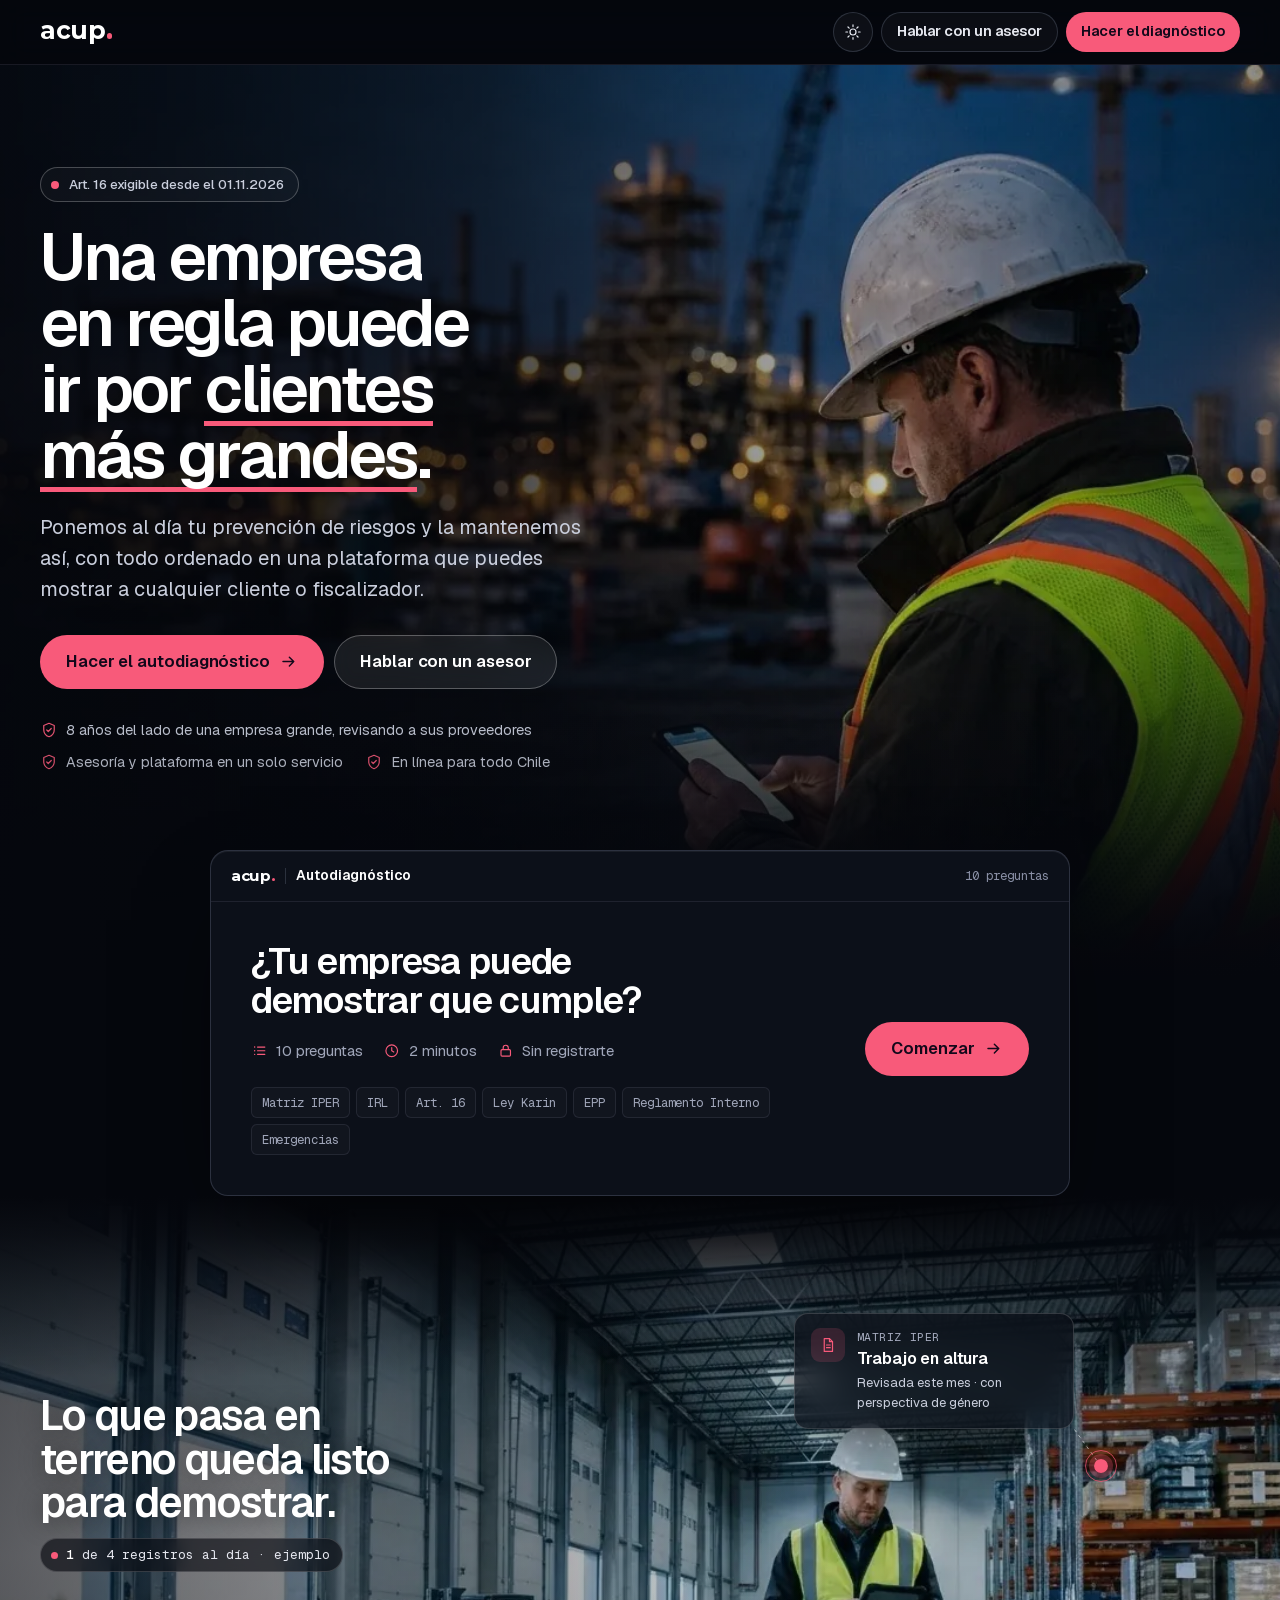
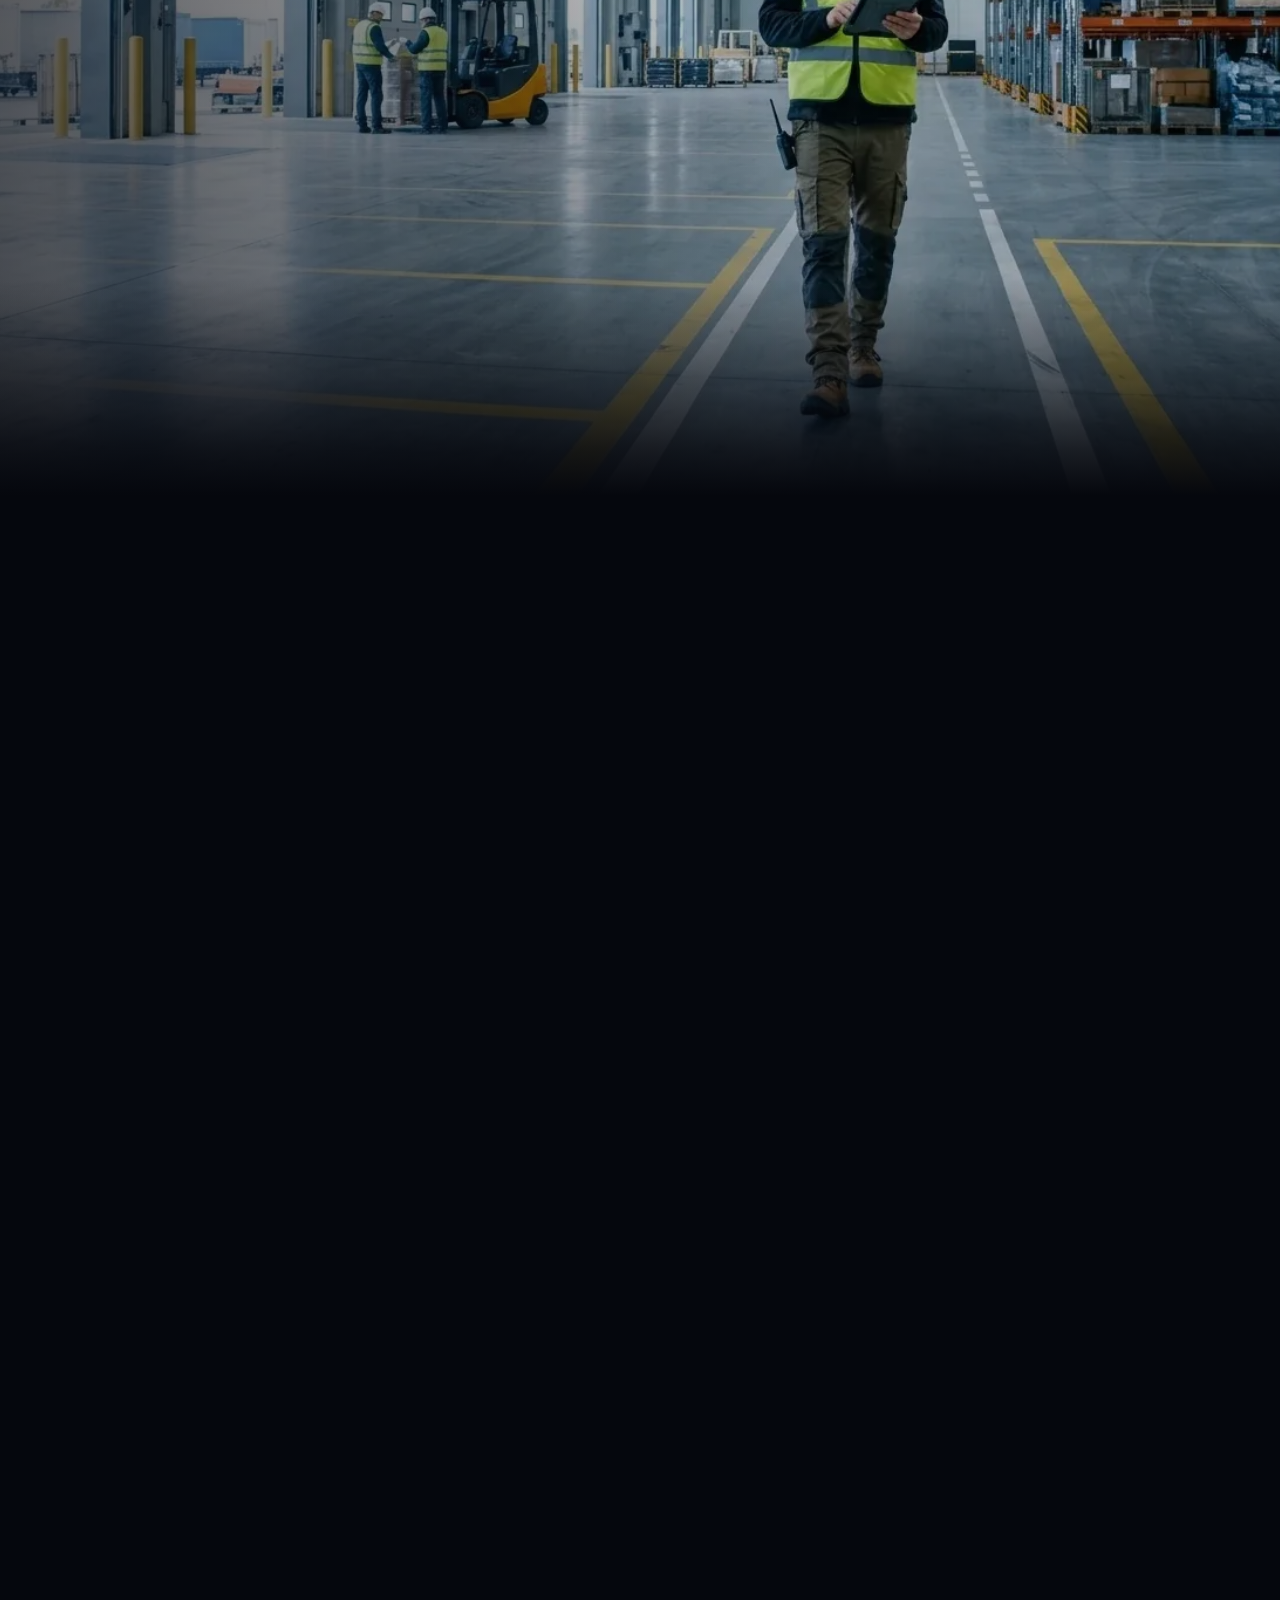
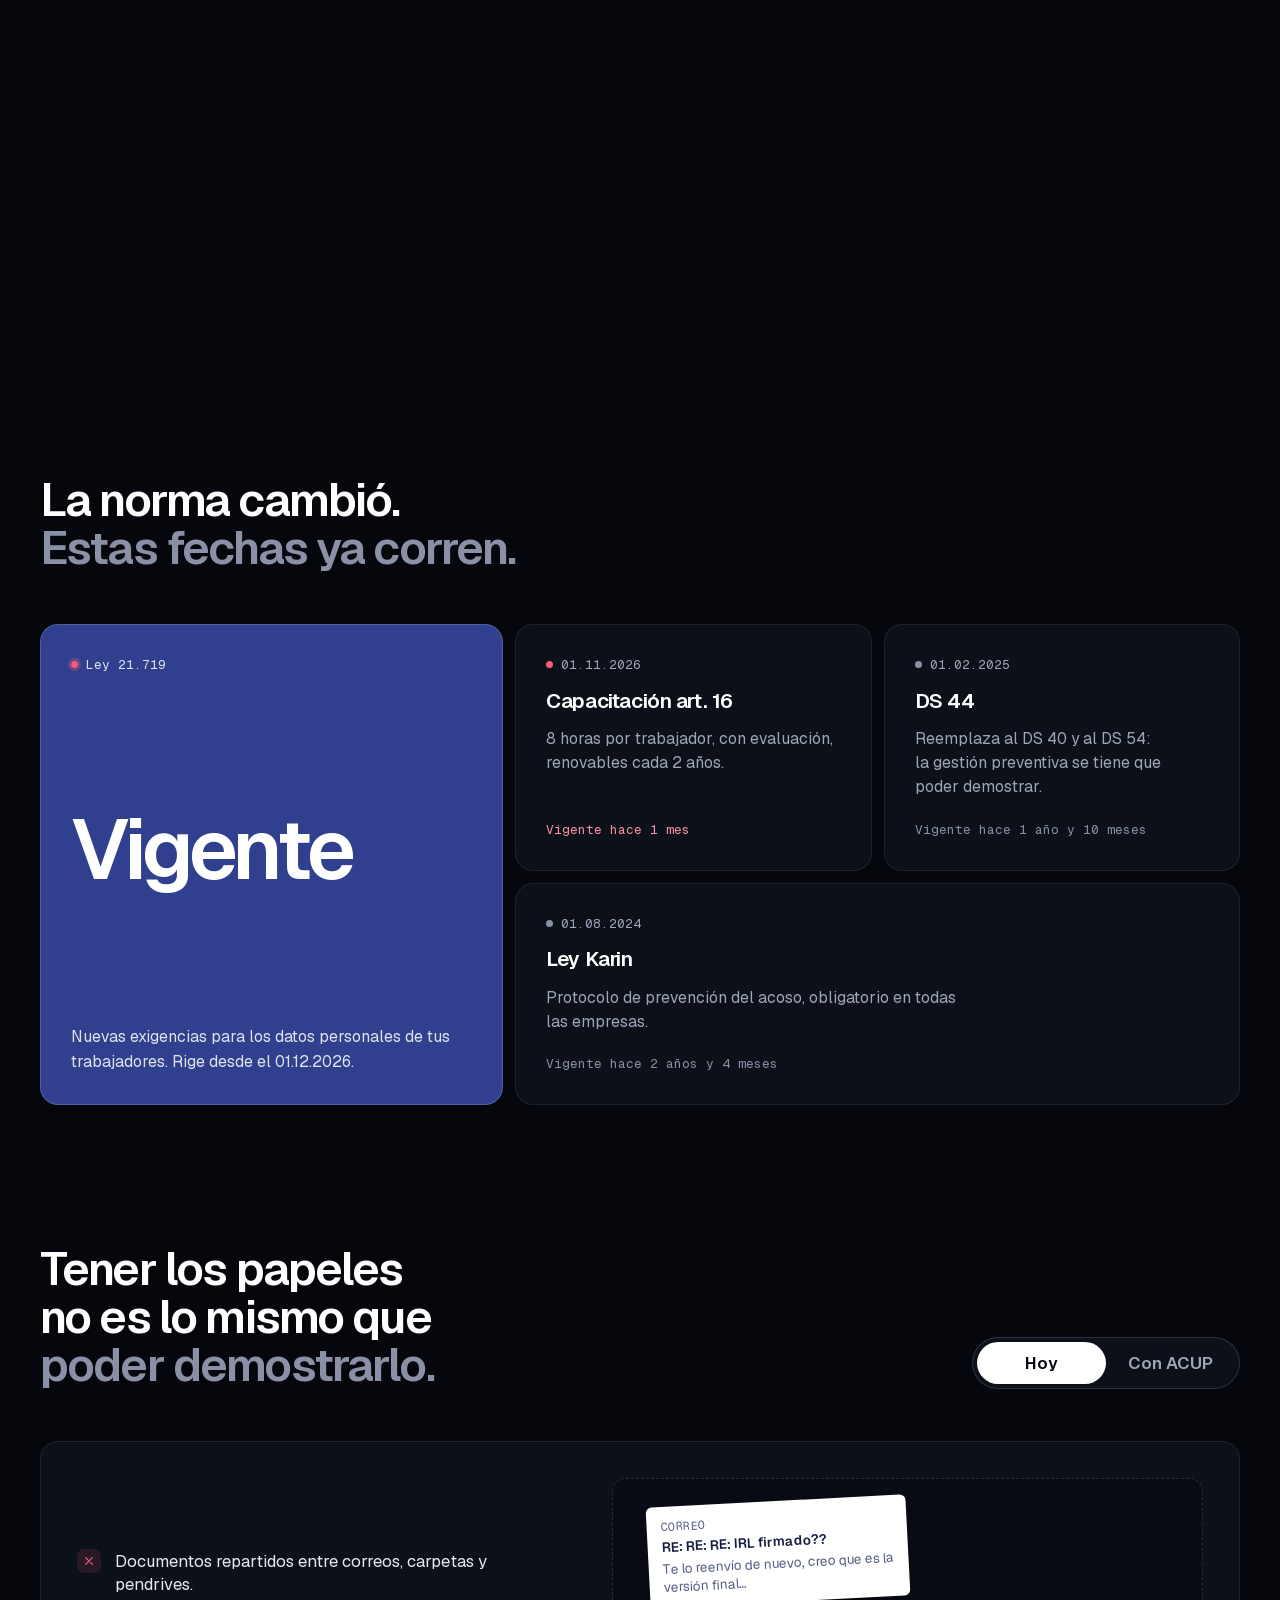
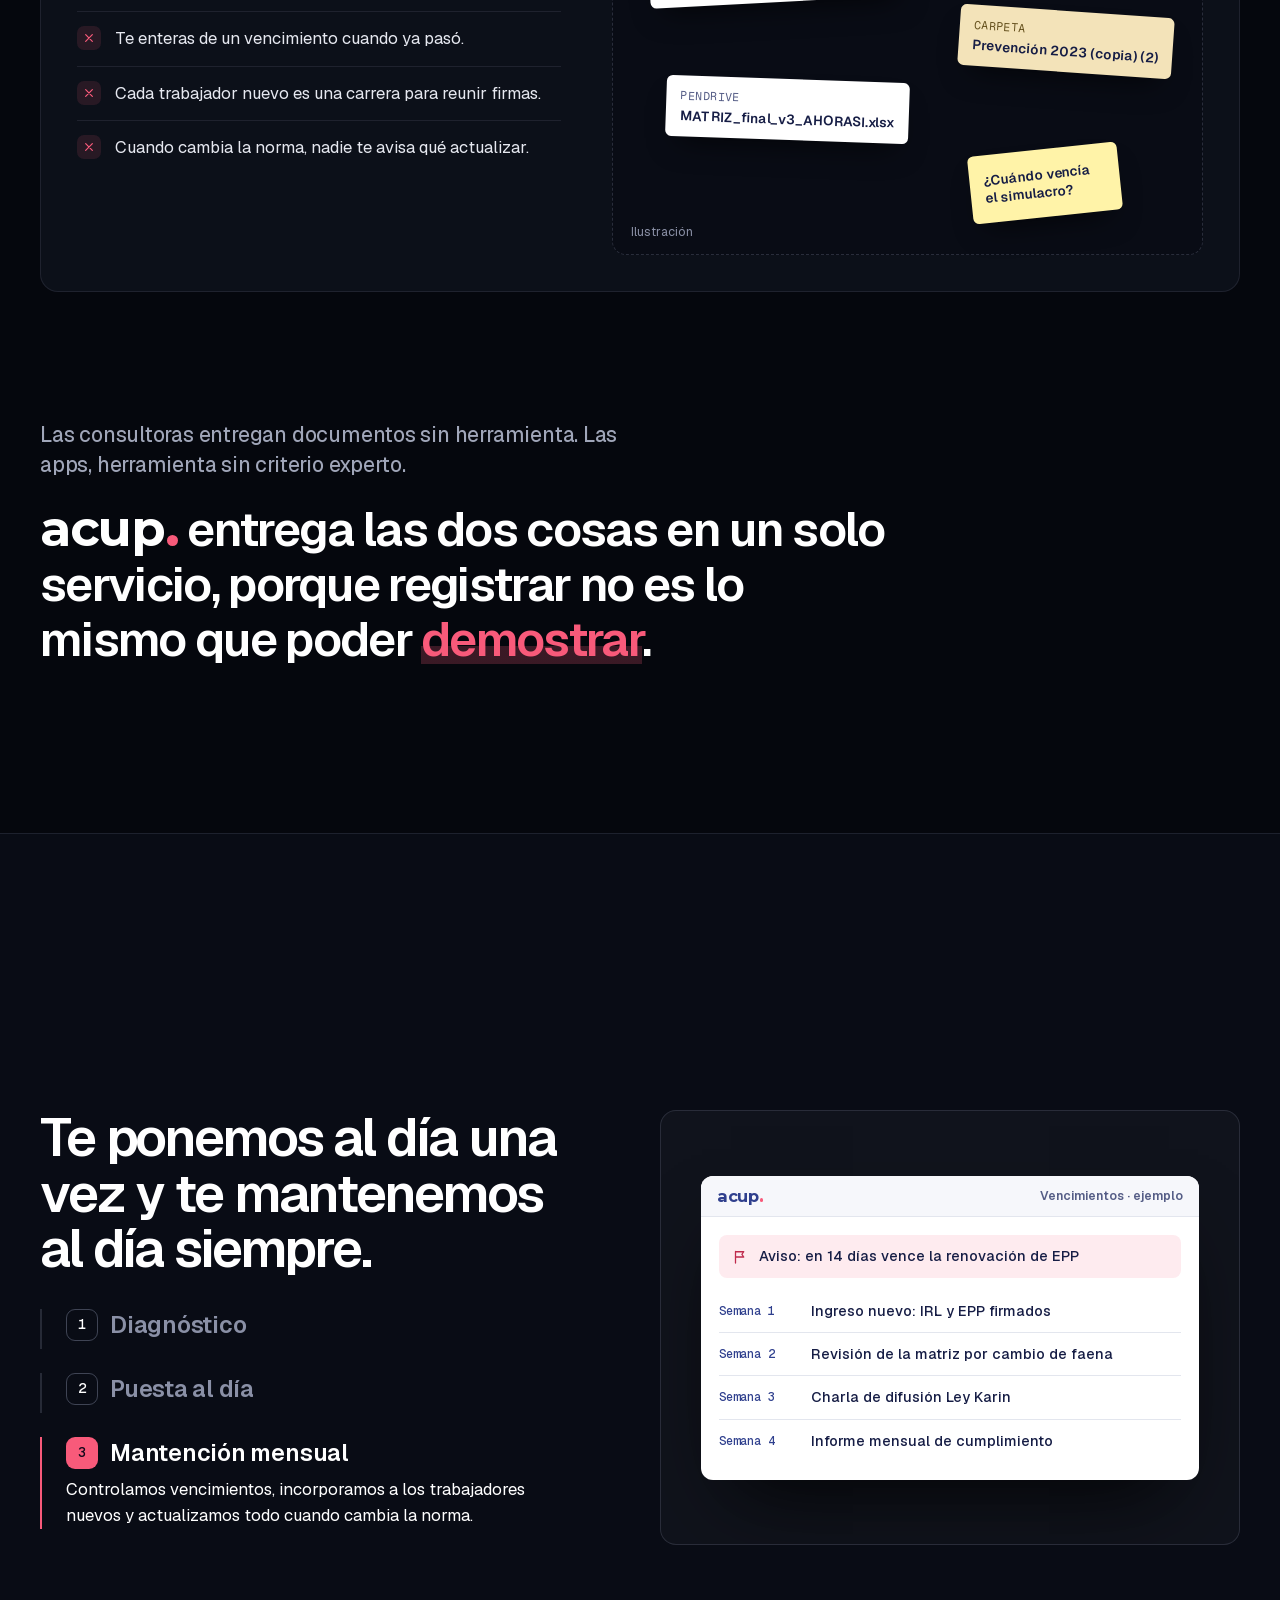
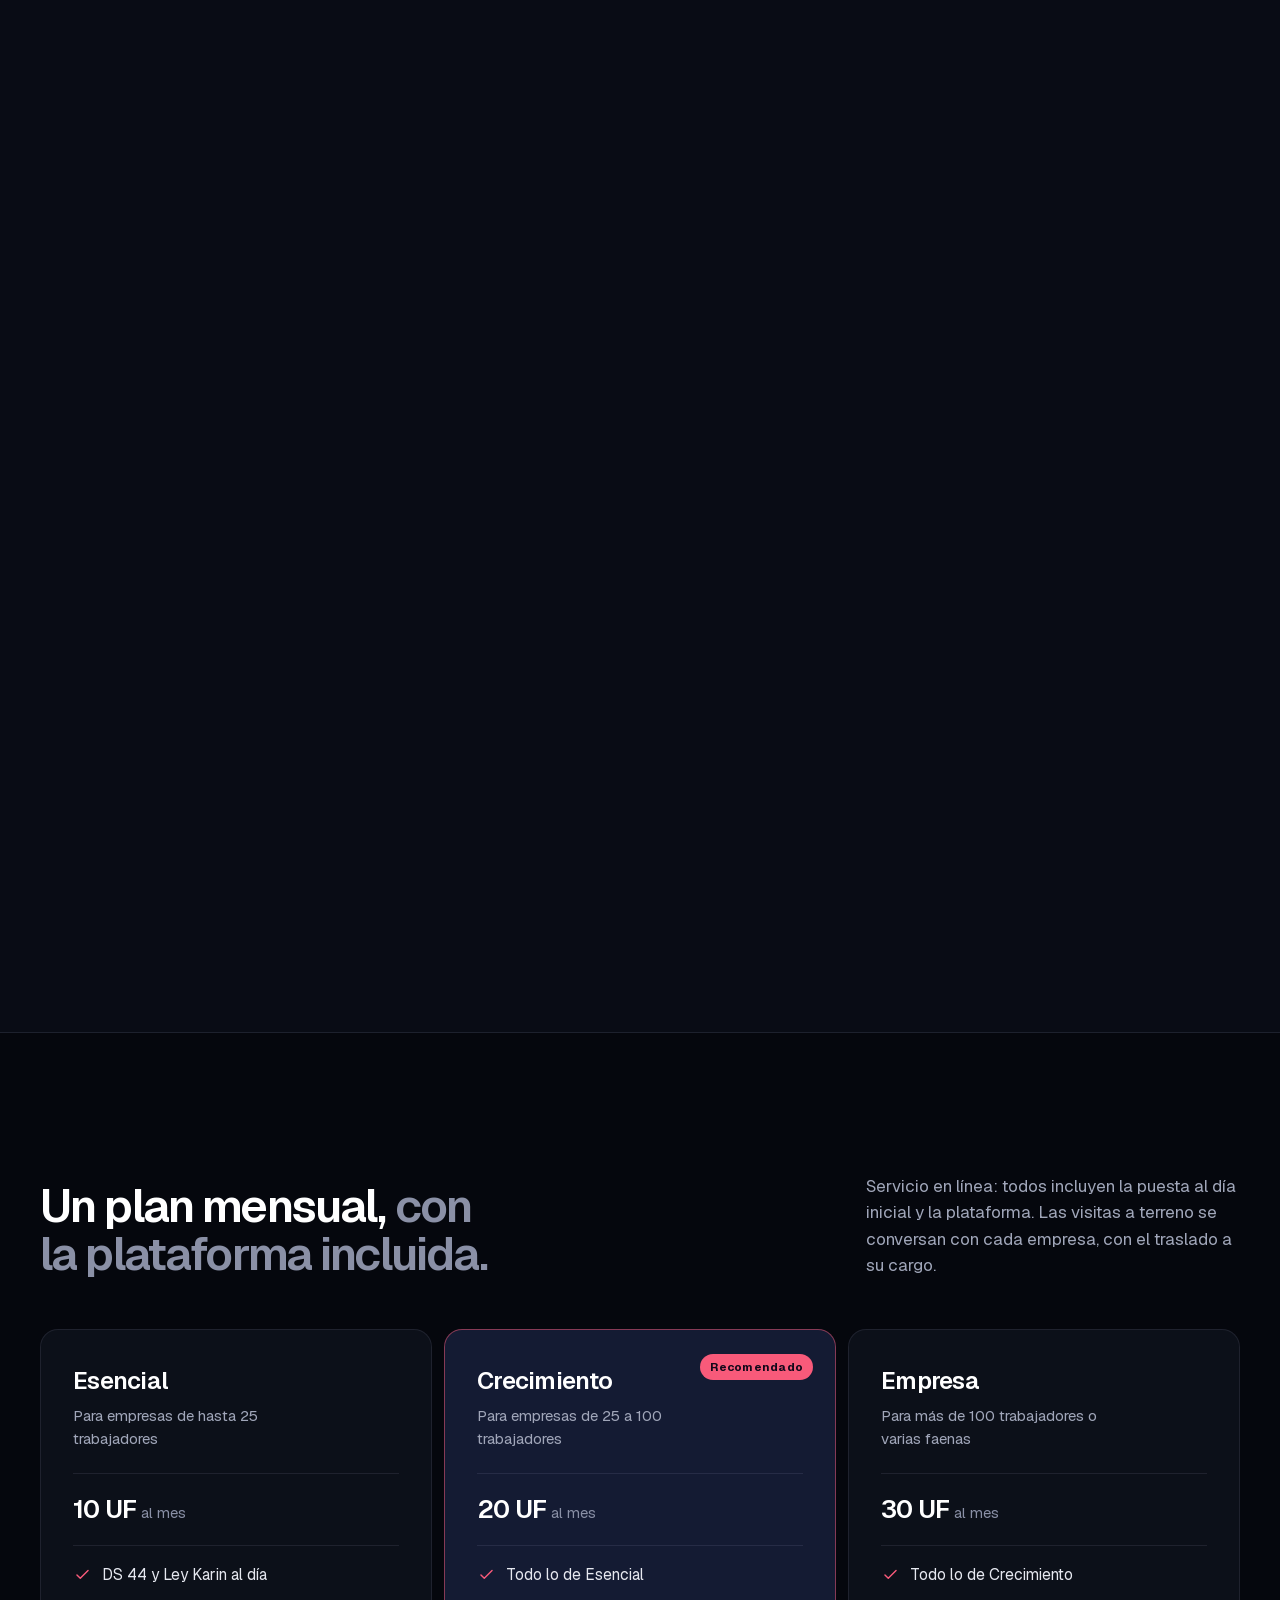
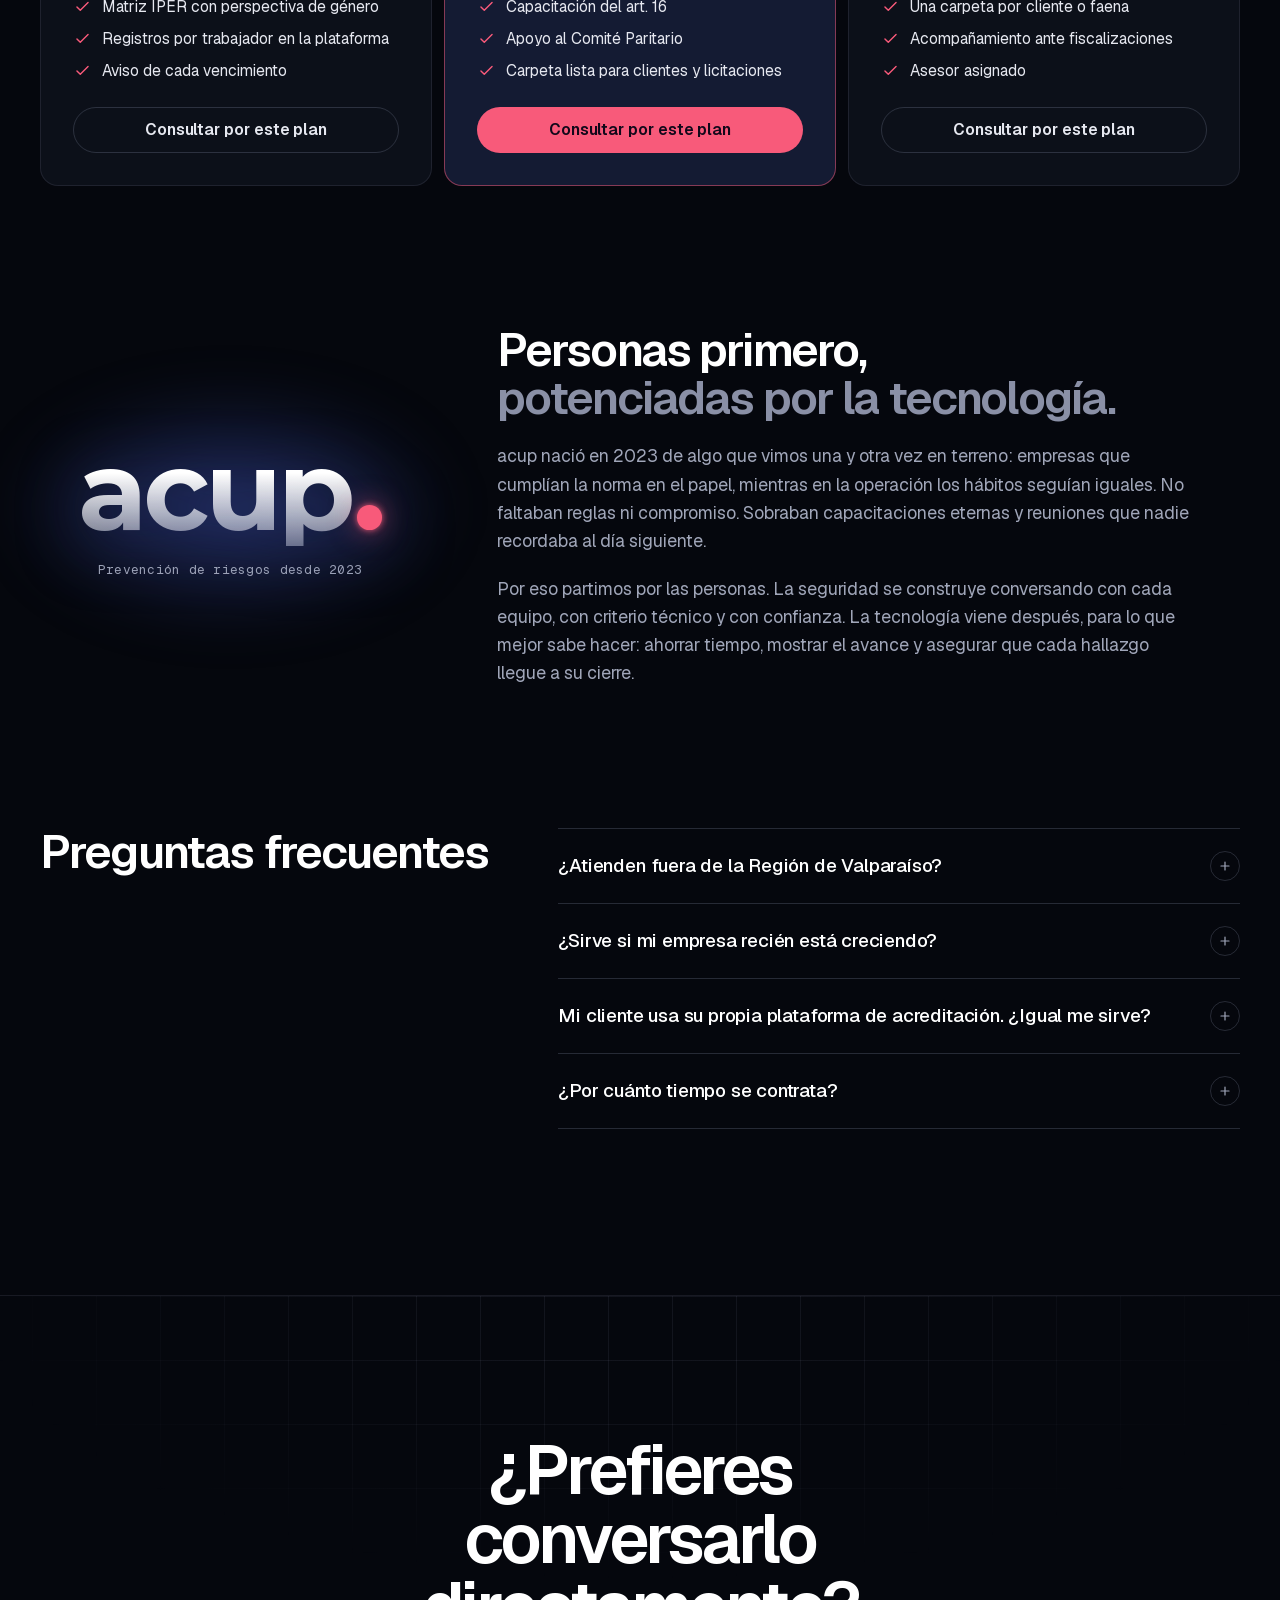
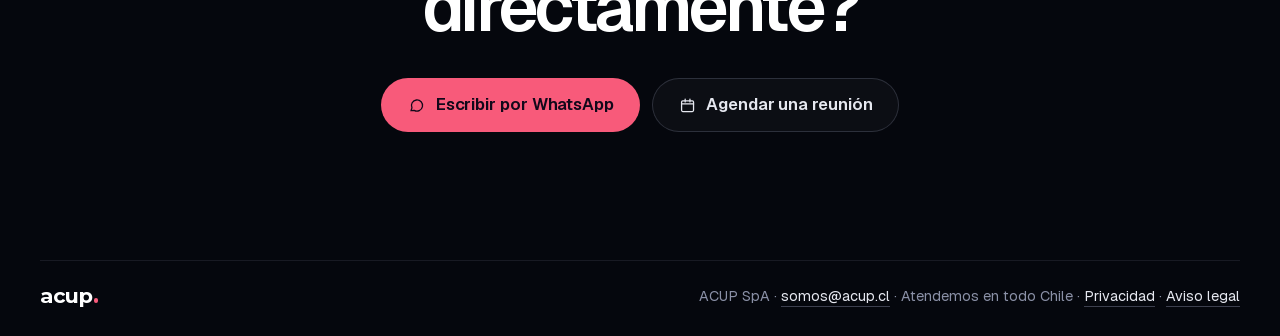
<file: index.html>
<!DOCTYPE html>
<html lang="es-CL" data-theme="dark">
<head>
<meta charset="utf-8">
<meta name="viewport" content="width=device-width, initial-scale=1">
<title>ACUP · Prevención de riesgos al día, lista para demostrar</title>
<meta name="description" content="Ponemos al día la prevención de riesgos de tu empresa y la mantenemos así, con todo ordenado en una plataforma que puedes mostrar a cualquier cliente o fiscalizador. Haz el autodiagnóstico en 2 minutos.">
<meta name="theme-color" content="#070B22">
<link rel="canonical" href="https://acup.cl/">
<link rel="icon" href="favicon.svg" type="image/svg+xml">
<link rel="apple-touch-icon" href="apple-touch-icon.png">

<!-- Open Graph -->
<meta property="og:type" content="website">
<meta property="og:site_name" content="ACUP">
<meta property="og:locale" content="es_CL">
<meta property="og:url" content="https://acup.cl/">
<meta property="og:title" content="Una empresa en regla puede ir por clientes más grandes · ACUP">
<meta property="og:description" content="Asesoría de prevención de riesgos y plataforma en un solo servicio. Autodiagnóstico de 10 preguntas: descubre qué podría demostrar hoy tu empresa.">

<!-- Twitter Card -->
<meta name="twitter:card" content="summary">
<meta name="twitter:title" content="Una empresa en regla puede ir por clientes más grandes · ACUP">
<meta name="twitter:description" content="Asesoría de prevención de riesgos y plataforma en un solo servicio. Autodiagnóstico de 10 preguntas: descubre qué podría demostrar hoy tu empresa.">

<link rel="preload" href="assets/fonts/geist-latin.woff2" as="font" type="font/woff2" crossorigin>
<link rel="stylesheet" href="styles.css?v=20261124d">
<script>try{var q=new URLSearchParams(location.search).get('tema');var t=q==='claro'?'light':q==='oscuro'?'dark':localStorage.getItem('acup-theme');if(t==='light'||t==='dark')document.documentElement.setAttribute('data-theme',t)}catch(e){}document.documentElement.classList.add('js','m-enter');setTimeout(function(){document.documentElement.classList.add('m-enter-done')},900);document.documentElement.classList.add('mo-js');setTimeout(function(){document.documentElement.classList.add('mo-safe')},2500)</script>
<link rel="modulepreload" href="assets/moments/moments.js?v=20261124d"><link rel="modulepreload" href="assets/moments/lib.js?v=20261124d">
<script type="module" src="assets/moments/moments.js?v=20261124d"></script>
<script src="app.js?v=20261124d" defer></script>

<!-- Datos estructurados. Solo información confirmada: sin
     ni dirección de calle, que aún están pendientes. -->
<script type="application/ld+json">
{
  "@context": "https://schema.org",
  "@graph": [
    {
      "@type": "ProfessionalService",
      "@id": "https://acup.cl/#organizacion",
      "name": "ACUP",
      "legalName": "ACUP SpA",
      "url": "https://acup.cl/",
      "logo": "https://acup.cl/favicon.svg",
      "image": "https://acup.cl/favicon.svg",
      "description": "Asesoría de prevención de riesgos que pone al día a la empresa y la mantiene al día mes a mes, con una plataforma propia incluida para demostrar el cumplimiento ante clientes y fiscalizadores.",
      "email": "somos@acup.cl",
      "telephone": "+56 9 6517 7551",
      "address": {
        "@type": "PostalAddress",
        "addressLocality": "Valparaíso",
        "addressRegion": "Región de Valparaíso",
        "addressCountry": "CL"
      },
      "areaServed": {
        "@type": "Country",
        "name": "Chile"
      },
      "founder": {
        "@type": "Person",
        "name": "Sebastián Tobar",
        "jobTitle": "Ingeniero en Prevención de Riesgos"
      },
      "knowsAbout": [
        "Prevención de riesgos laborales",
        "DS 44",
        "Ley 21.643 (Ley Karin)",
        "Ley 16.744",
        "DS 594",
        "Ley 21.719 de protección de datos personales",
        "Matriz IPER"
      ],
      "hasOfferCatalog": {
        "@type": "OfferCatalog",
        "name": "Planes mensuales ACUP",
        "itemListElement": [
          {
            "@type": "Offer",
            "itemOffered": {
              "@type": "Service",
              "name": "Plan Esencial",
              "description": "Para empresas de hasta 25 trabajadores: DS 44 y Ley Karin al día, matriz IPER con perspectiva de género, registros por trabajador en la plataforma y aviso de cada vencimiento."
            }
          },
          {
            "@type": "Offer",
            "itemOffered": {
              "@type": "Service",
              "name": "Plan Crecimiento",
              "description": "Para empresas de 25 a 100 trabajadores: todo lo de Esencial, capacitación del art. 16, apoyo al Comité Paritario y carpeta lista para clientes y licitaciones."
            }
          },
          {
            "@type": "Offer",
            "itemOffered": {
              "@type": "Service",
              "name": "Plan Empresa",
              "description": "Para más de 100 trabajadores o varias faenas: todo lo de Crecimiento, una carpeta por cliente o faena, acompañamiento ante fiscalizaciones y asesor asignado."
            }
          }
        ]
      }
    },
    {
      "@type": "FAQPage",
      "@id": "https://acup.cl/#preguntas",
      "mainEntity": [
        {
          "@type": "Question",
          "name": "¿Atienden fuera de la Región de Valparaíso?",
          "acceptedAnswer": { "@type": "Answer", "text": "Sí. El diagnóstico, la puesta al día y la plataforma funcionan en línea en todo Chile. Las visitas a terreno se conversan con cada empresa y el costo de traslado es adicional." }
        },
        {
          "@type": "Question",
          "name": "¿Sirve si mi empresa recién está creciendo?",
          "acceptedAnswer": { "@type": "Answer", "text": "Sí. La Ley Karin y el DS 44 aplican a todas las empresas, sin importar su tamaño." }
        },
        {
          "@type": "Question",
          "name": "Mi cliente usa su propia plataforma de acreditación. ¿Igual me sirve?",
          "acceptedAnswer": { "@type": "Answer", "text": "Sí. No reemplazamos esa plataforma: preparamos y mantenemos al día lo que te exige." }
        },
        {
          "@type": "Question",
          "name": "¿Por cuánto tiempo se contrata?",
          "acceptedAnswer": { "@type": "Answer", "text": "Tú eliges la modalidad: mensual, anual o personalizada. El servicio dura lo que dure la modalidad que contrates." }
        }
      ]
    }
  ]
}
</script>
</head>
<body>

<a class="skip" href="#diagnostico">Ir al autodiagnóstico</a>

<svg width="0" height="0" class="sprite" aria-hidden="true" focusable="false">
  <symbol id="i-check" viewBox="0 0 24 24"><path d="M5 12.5l4.2 4.2L19 7" fill="none" stroke="currentColor" stroke-width="1.8" stroke-linecap="round" stroke-linejoin="round"/></symbol>
  <symbol id="i-x" viewBox="0 0 24 24"><path d="M7 7l10 10M17 7L7 17" fill="none" stroke="currentColor" stroke-width="1.8" stroke-linecap="round"/></symbol>
  <symbol id="i-q" viewBox="0 0 24 24"><path d="M9.2 9.3a2.9 2.9 0 1 1 4.2 2.6c-.9.5-1.4 1.1-1.4 2.1v.5" fill="none" stroke="currentColor" stroke-width="1.8" stroke-linecap="round"/><circle cx="12" cy="17.6" r="1.05" fill="currentColor"/></symbol>
  <symbol id="i-left" viewBox="0 0 24 24"><path d="M14.5 6.5L9 12l5.5 5.5" fill="none" stroke="currentColor" stroke-width="1.8" stroke-linecap="round" stroke-linejoin="round"/></symbol>
  <symbol id="i-right" viewBox="0 0 24 24"><path d="M5 12h13M13 6.5l5.5 5.5-5.5 5.5" fill="none" stroke="currentColor" stroke-width="1.8" stroke-linecap="round" stroke-linejoin="round"/></symbol>
  <symbol id="i-clock" viewBox="0 0 24 24"><circle cx="12" cy="12" r="8" fill="none" stroke="currentColor" stroke-width="1.6"/><path d="M12 7.8V12l2.8 1.8" fill="none" stroke="currentColor" stroke-width="1.6" stroke-linecap="round"/></symbol>
  <symbol id="i-list" viewBox="0 0 24 24"><path d="M9 7h10M9 12h10M9 17h10" fill="none" stroke="currentColor" stroke-width="1.6" stroke-linecap="round"/><circle cx="5" cy="7" r="1" fill="currentColor"/><circle cx="5" cy="12" r="1" fill="currentColor"/><circle cx="5" cy="17" r="1" fill="currentColor"/></symbol>
  <symbol id="i-lock" viewBox="0 0 24 24"><rect x="5.5" y="10.5" width="13" height="9" rx="1.5" fill="none" stroke="currentColor" stroke-width="1.6"/><path d="M8.5 10.5V8a3.5 3.5 0 0 1 7 0v2.5" fill="none" stroke="currentColor" stroke-width="1.6"/></symbol>
  <symbol id="i-chat" viewBox="0 0 24 24"><path d="M5 18.5l1.2-3.6A7 7 0 1 1 9 18l-4 .5z" fill="none" stroke="currentColor" stroke-width="1.6" stroke-linejoin="round"/></symbol>
  <symbol id="i-cal" viewBox="0 0 24 24"><rect x="4.5" y="6" width="15" height="13.5" rx="1.5" fill="none" stroke="currentColor" stroke-width="1.6"/><path d="M4.5 10h15M9 4v3.5M15 4v3.5" fill="none" stroke="currentColor" stroke-width="1.6" stroke-linecap="round"/></symbol>
  <symbol id="i-mail" viewBox="0 0 24 24"><rect x="4" y="6.5" width="16" height="11" rx="1.5" fill="none" stroke="currentColor" stroke-width="1.6"/><path d="M4.5 7.5l7.5 6 7.5-6" fill="none" stroke="currentColor" stroke-width="1.6" stroke-linejoin="round"/></symbol>
  <symbol id="i-plus" viewBox="0 0 24 24"><path d="M12 6v12M6 12h12" fill="none" stroke="currentColor" stroke-width="1.8" stroke-linecap="round"/></symbol>
  <symbol id="i-redo" viewBox="0 0 24 24"><path d="M5.5 12a6.5 6.5 0 1 0 2-4.7M5.5 4.5v3.3h3.3" fill="none" stroke="currentColor" stroke-width="1.7" stroke-linecap="round" stroke-linejoin="round"/></symbol>
  <symbol id="i-flag" viewBox="0 0 24 24"><path d="M6 20V4.5M6 5h11l-2.5 3.5L17 12H6" fill="none" stroke="currentColor" stroke-width="1.7" stroke-linejoin="round" stroke-linecap="round"/></symbol>
  <symbol id="i-spark" viewBox="0 0 24 24"><path d="M12 3v4M12 17v4M3 12h4M17 12h4M6 6l2.5 2.5M15.5 15.5L18 18M18 6l-2.5 2.5M8.5 15.5L6 18" fill="none" stroke="currentColor" stroke-width="1.6" stroke-linecap="round"/></symbol>
  <symbol id="i-doc" viewBox="0 0 24 24"><path d="M7 3.5h7l4 4v13H7z" fill="none" stroke="currentColor" stroke-width="1.6" stroke-linejoin="round"/><path d="M14 3.5v4h4M10 12h5M10 15.5h5" fill="none" stroke="currentColor" stroke-width="1.6" stroke-linecap="round"/></symbol>
  <symbol id="i-pin" viewBox="0 0 24 24"><path d="M12 21s-6.5-6.2-6.5-11A6.5 6.5 0 0 1 18.5 10c0 4.8-6.5 11-6.5 11z" fill="none" stroke="currentColor" stroke-width="1.6"/><circle cx="12" cy="10" r="2.2" fill="none" stroke="currentColor" stroke-width="1.6"/></symbol>
  <symbol id="i-sun" viewBox="0 0 24 24"><circle cx="12" cy="12" r="4" fill="none" stroke="currentColor" stroke-width="1.6"/><path d="M12 2.5v2.2M12 19.3v2.2M2.5 12h2.2M19.3 12h2.2M5.3 5.3l1.6 1.6M17.1 17.1l1.6 1.6M18.7 5.3l-1.6 1.6M6.9 17.1l-1.6 1.6" fill="none" stroke="currentColor" stroke-width="1.6" stroke-linecap="round"/></symbol>
  <symbol id="i-moon" viewBox="0 0 24 24"><path d="M19.5 14.5A8 8 0 0 1 9.5 4.5a8 8 0 1 0 10 10z" fill="none" stroke="currentColor" stroke-width="1.6" stroke-linejoin="round"/></symbol>
  <symbol id="i-shield" viewBox="0 0 24 24"><path d="M12 3l7 3v5.5c0 4.5-3 8-7 9.5-4-1.5-7-5-7-9.5V6z" fill="none" stroke="currentColor" stroke-width="1.6" stroke-linejoin="round"/><path d="M9 12l2 2 4-4" fill="none" stroke="currentColor" stroke-width="1.6" stroke-linecap="round" stroke-linejoin="round"/></symbol>
</svg>

<header class="top">
  <div class="top-inner">
    <a class="brand" href="#top" aria-label="ACUP, inicio"><span class="wordmark">acup<span class="wordmark-dot" aria-hidden="true"></span></span></a>
    <div class="top-actions">
      <button class="theme-btn" type="button" aria-label="Cambiar a versión clara" data-theme-toggle>
        <svg class="ico ico-sun" aria-hidden="true"><use href="#i-sun"/></svg>
        <svg class="ico ico-moon" aria-hidden="true"><use href="#i-moon"/></svg>
      </button>
      <a class="btn btn-ghost btn-sm hide-sm" href="#contacto">Hablar con un asesor</a>
      <a class="btn btn-primary btn-sm" href="#diagnostico">Hacer el diagnóstico</a>
    </div>
  </div>
</header>

<main id="top">

  <!-- 1 · Portada -->
  <section class="hero" aria-labelledby="titular">
    <div class="hero-media" aria-hidden="true">
      <!-- IMAGEN: generada con IA en Google Flow (escena ilustrativa, no es un cliente ni un trabajador real). Reemplazable por foto real. -->
      <img src="assets/img/hero.webp" alt="" width="1376" height="768" fetchpriority="high" decoding="async">
    </div>
    <div class="wrap hero-inner">
      <div class="hero-copy">
        <p class="hero-badge"><span class="pulse" aria-hidden="true"></span>Art. 16 exigible desde el 01.11.2026</p>
        <h1 id="titular" data-enter>Una empresa en regla puede ir por <span class="hl">clientes más grandes</span>.</h1>
        <p class="lede">Ponemos al día tu prevención de riesgos y la mantenemos así, con todo ordenado en una plataforma que puedes mostrar a cualquier cliente o fiscalizador.</p>
        <div class="hero-ctas">
          <a class="btn btn-primary btn-lg" href="#diagnostico" data-scroll-diag>Hacer el autodiagnóstico<svg class="ico" aria-hidden="true"><use href="#i-right"/></svg></a>
          <a class="btn btn-glass btn-lg" href="#contacto">Hablar con un asesor</a>
        </div>
        <ul class="supports">
          <li><svg class="ico" aria-hidden="true"><use href="#i-shield"/></svg>8 años del lado de una empresa grande, revisando a sus proveedores</li>
          <li><svg class="ico" aria-hidden="true"><use href="#i-shield"/></svg>Asesoría y plataforma en un solo servicio</li>
          <li><svg class="ico" aria-hidden="true"><use href="#i-shield"/></svg>En línea para todo Chile</li>
        </ul>
      </div>


    </div>
      <div class="sdiv sdiv-bottom" aria-hidden="true"><svg viewBox="0 0 1440 120" preserveAspectRatio="none" aria-hidden="true" focusable="false"><path d="M0,70 C240,20 480,10 720,40 C960,70 1200,110 1440,60 L1440,120 L0,120 Z"/></svg></div>
  </section>

  <!-- Autodiagnóstico: sube sobre el borde inferior de la portada -->
  <section class="diag-sec" aria-label="Autodiagnóstico">
    <div class="wrap">
      <div class="hero-panel" id="diagnostico">
        <article class="panel panel-glass diag" aria-labelledby="diag-title" data-step="intro">
          <div class="panel-bar">
            <span class="panel-title"><span class="wordmark wordmark-xs">acup<span class="wordmark-dot" aria-hidden="true"></span></span>Autodiagnóstico</span>
            <span class="panel-meta" id="diag-meta">10 preguntas</span>
          </div>
          <div class="diag-body" id="diag-body">
            <div class="diag-intro">
              <h2 id="diag-title" class="diag-h" tabindex="-1">¿Tu empresa puede demostrar que cumple?</h2>
              <ul class="facts">
                <li><svg class="ico" aria-hidden="true"><use href="#i-list"/></svg>10 preguntas</li>
                <li><svg class="ico" aria-hidden="true"><use href="#i-clock"/></svg>2 minutos</li>
                <li><svg class="ico" aria-hidden="true"><use href="#i-lock"/></svg>Sin registrarte</li>
              </ul>
              <div class="topics" aria-label="Temas que revisa">
                <span>Matriz IPER</span><span>IRL</span><span>Art. 16</span><span>Ley Karin</span><span>EPP</span><span>Reglamento Interno</span><span>Emergencias</span>
              </div>
              <button class="btn btn-primary btn-lg" type="button" data-action="start">
                Comenzar
                <svg class="ico" aria-hidden="true"><use href="#i-right"/></svg>
              </button>
              <noscript><p class="noscript">El autodiagnóstico necesita JavaScript activado. También puedes escribirnos a <a href="mailto:somos@acup.cl">somos@acup.cl</a>.</p></noscript>
            </div>
          </div>
          <p class="sr-only" aria-live="polite" id="diag-live"></p>
        </article>
      </div>
    </div>
  </section>

  <!-- Terreno: la foto queda fija y aparecen los registros, unidos a puntos de la escena -->
  <section class="field" id="terreno" aria-labelledby="terreno-h">
    <div class="sdiv sdiv-top" aria-hidden="true"><svg viewBox="0 0 1440 120" preserveAspectRatio="none" aria-hidden="true" focusable="false"><path d="M0,0 L1440,0 L1440,50 C1200,100 960,90 720,60 C480,30 240,0 0,40 Z"/></svg></div>
    <div class="field-stage">
      <div class="field-media" aria-hidden="true">
        <!-- IMAGEN: generada con IA en Google Flow (escena ilustrativa). Reemplazable por foto real en terreno. -->
        <img src="assets/img/terreno.webp" alt="" width="1376" height="768" loading="lazy" decoding="async">
      </div>
      <div class="wrap field-copy">
        <h2 id="terreno-h" class="h2">Lo que pasa en terreno queda listo para demostrar.</h2>
        <p class="field-count" aria-hidden="true"><span class="dot dot-coral"></span><b data-field-n>4</b> de 4 registros al día · ejemplo</p>
      </div>
      <ol class="field-cards">
        <li class="fcard" style="--x: 86%; --y: 30%; --cx: 62%; --cy: 13%">
          <span class="fcard-ico"><svg class="ico" aria-hidden="true"><use href="#i-doc"/></svg></span>
          <span class="fcard-k">Matriz IPER</span>
          <strong>Trabajo en altura</strong>
          <span class="fcard-s">Revisada este mes · con perspectiva de género</span>
        </li>
        <li class="fcard" style="--x: 35%; --y: 54%; --cx: 4%; --cy: 70%">
          <span class="fcard-ico"><svg class="ico" aria-hidden="true"><use href="#i-check"/></svg></span>
          <span class="fcard-k">IRL firmado</span>
          <strong>Ingreso nuevo · Bodega</strong>
          <span class="fcard-s">Firmado antes de empezar a trabajar</span>
        </li>
        <li class="fcard" style="--x: 64%; --y: 46%; --cx: 70%; --cy: 60%">
          <span class="fcard-ico"><svg class="ico" aria-hidden="true"><use href="#i-shield"/></svg></span>
          <span class="fcard-k">EPP entregado</span>
          <strong>Casco, lentes y guantes</strong>
          <span class="fcard-s">Entrega con registro firmado</span>
        </li>
        <li class="fcard" style="--x: 41%; --y: 57%; --cx: 36%; --cy: 78%">
          <span class="fcard-ico"><svg class="ico" aria-hidden="true"><use href="#i-list"/></svg></span>
          <span class="fcard-k">Capacitación art. 16</span>
          <strong>8 de 8 horas</strong>
          <span class="fcard-s">Con evaluación, renovable cada 2 años</span>
        </li>
      </ol>
    </div>
    <div class="sdiv sdiv-bottom sdiv-after" aria-hidden="true"><svg viewBox="0 0 1440 120" preserveAspectRatio="none" aria-hidden="true" focusable="false"><path d="M0,70 C240,20 480,10 720,40 C960,70 1200,110 1440,60 L1440,120 L0,120 Z"/></svg></div>
  </section>

  <!-- 2 · Fechas de la norma -->
  <section class="section" id="fechas" aria-labelledby="fechas-h">
    <div class="wrap">
      <h2 id="fechas-h" class="h2">La norma cambió. <span class="dim">Estas fechas ya corren.</span></h2>
      <div class="bento">
        <article class="cell cell-count" data-date="2026-12-01">
          <p class="cell-tag"><span class="dot dot-coral" aria-hidden="true"></span>Ley 21.719</p>
          <p class="count" aria-live="off"><span class="count-n" data-unit="d">—</span><small>días</small><span class="count-n" data-unit="h">—</span><small>horas</small><span class="count-n" data-unit="m">—</span><small>min</small></p>
          <p class="cell-text">Nuevas exigencias para los datos personales de tus trabajadores. <time datetime="2026-12-01">Rige desde el 01.12.2026.</time></p>
        </article>
        <article class="cell" data-date="2026-11-01">
          <p class="cell-tag"><span class="dot dot-coral" aria-hidden="true"></span><time datetime="2026-11-01">01.11.2026</time></p>
          <h3>Capacitación art. 16</h3>
          <p class="cell-text">8 horas por trabajador, con evaluación, renovables cada 2 años.</p>
          <p class="reg-status">Exigible</p>
        </article>
        <article class="cell" data-date="2025-02-01">
          <p class="cell-tag"><span class="dot" aria-hidden="true"></span><time datetime="2025-02-01">01.02.2025</time></p>
          <h3>DS 44</h3>
          <p class="cell-text">Reemplaza al DS 40 y al DS 54: la gestión preventiva se tiene que poder demostrar.</p>
          <p class="reg-status">Vigente</p>
        </article>
        <article class="cell" data-date="2024-08-01">
          <p class="cell-tag"><span class="dot" aria-hidden="true"></span><time datetime="2024-08-01">01.08.2024</time></p>
          <h3>Ley Karin</h3>
          <p class="cell-text">Protocolo de prevención del acoso, obligatorio en todas las empresas.</p>
          <p class="reg-status">Vigente</p>
        </article>
      </div>
    </div>
  </section>

  <!-- 3 · Comparador -->
  <section class="section" id="comparar" aria-labelledby="comparar-h">
    <div class="wrap compare" data-state="hoy">
      <div class="compare-head">
        <h2 id="comparar-h" class="h2">Tener los papeles no es lo mismo que <span class="dim">poder demostrarlo.</span></h2>
        <div class="switch" role="group" aria-label="Comparar la gestión de tu empresa">
          <button type="button" class="switch-btn" data-set="hoy" aria-pressed="true">Hoy</button>
          <button type="button" class="switch-btn" data-set="acup" aria-pressed="false">Con ACUP</button>
          <span class="switch-thumb" aria-hidden="true"></span>
        </div>
      </div>
      <div class="compare-body">
        <div class="compare-lists">
          <ul class="clist clist-hoy" aria-label="Hoy">
            <li><svg class="ico" aria-hidden="true"><use href="#i-x"/></svg>Documentos repartidos entre correos, carpetas y pendrives.</li>
            <li><svg class="ico" aria-hidden="true"><use href="#i-x"/></svg>Te enteras de un vencimiento cuando ya pasó.</li>
            <li><svg class="ico" aria-hidden="true"><use href="#i-x"/></svg>Cada trabajador nuevo es una carrera para reunir firmas.</li>
            <li><svg class="ico" aria-hidden="true"><use href="#i-x"/></svg>Cuando cambia la norma, nadie te avisa qué actualizar.</li>
          </ul>
          <ul class="clist clist-acup" aria-label="Con ACUP">
            <li><svg class="ico" aria-hidden="true"><use href="#i-check"/></svg>Una carpeta digital por trabajador, con cada documento firmado.</li>
            <li><svg class="ico" aria-hidden="true"><use href="#i-check"/></svg>Un aviso antes de cada vencimiento.</li>
            <li><svg class="ico" aria-hidden="true"><use href="#i-check"/></svg>Trabajadores nuevos incorporados con un proceso, no con urgencias.</li>
            <li><svg class="ico" aria-hidden="true"><use href="#i-check"/></svg>Cuando cambia la norma, actualizamos tu documentación.</li>
          </ul>
        </div>

        <div class="compare-visual">
          <figure class="mess" aria-label="Ilustración: documentos dispersos">
            <div class="scrap scrap-mail">
              <span class="scrap-k">Correo</span>
              <strong>RE: RE: RE: IRL firmado??</strong>
              <span>Te lo reenvío de nuevo, creo que es la versión final…</span>
            </div>
            <div class="scrap scrap-folder">
              <span class="scrap-k">Carpeta</span>
              <strong>Prevención 2023 (copia) (2)</strong>
            </div>
            <div class="scrap scrap-usb">
              <span class="scrap-k">Pendrive</span>
              <strong>MATRIZ_final_v3_AHORASI.xlsx</strong>
            </div>
            <div class="scrap scrap-note">
              <strong>¿Cuándo vencía el simulacro?</strong>
            </div>
            <figcaption class="visual-cap">Ilustración</figcaption>
          </figure>

          <figure class="brain" aria-label="Vista ilustrativa de la plataforma ACUP Brain con datos de ejemplo">
            <div class="brain-bar">
              <span class="wordmark wordmark-sm">acup<span class="wordmark-dot" aria-hidden="true"></span></span>
              <span class="brain-title">Trabajadores · Empresa de ejemplo</span>
            </div>
            <div class="brain-alert">
              <svg class="ico" aria-hidden="true"><use href="#i-flag"/></svg>
              <span><strong>Aviso:</strong> el simulacro anual vence el 15.12.2026</span>
            </div>
            <table class="brain-table">
              <thead>
                <tr><th scope="col">Trabajador</th><th scope="col">IRL</th><th scope="col">Art. 16</th><th scope="col">EPP</th></tr>
              </thead>
              <tbody>
                <tr><th scope="row">Camila R.<span>Operaciones</span></th><td class="ok">Firmado</td><td class="ok">8 / 8 h</td><td class="ok">Entregado</td></tr>
                <tr><th scope="row">Jorge M.<span>Bodega</span></th><td class="ok">Firmado</td><td class="due">5 / 8 h</td><td class="ok">Entregado</td></tr>
                <tr><th scope="row">Ingreso nuevo<span>Desde 01.12</span></th><td class="due">Por firmar</td><td class="due">0 / 8 h</td><td class="due">Pendiente</td></tr>
              </tbody>
            </table>
            <figcaption class="visual-cap">Vista ilustrativa con datos de ejemplo. ACUP Brain se entrega cuando esté en producción.</figcaption>
          </figure>
        </div>
      </div>
    </div>
  </section>

  <!-- Enunciado: se ilumina palabra por palabra al hacer scroll (momento word-highlight) -->
  <section class="statement" id="enunciado" data-moment="word-highlight" data-moment-opts='{"from": 0.88, "to": 0.4}' aria-label="Por qué ACUP">
    <div class="container"><p class="statement-lead">Las consultoras entregan documentos sin herramienta. Las apps, herramienta sin criterio experto.</p><p class="mo-wh__text"><span class="wordmark wordmark-inline">acup<span class="wordmark-dot" aria-hidden="true"></span></span> entrega las dos cosas en un solo servicio, porque registrar no es lo mismo que poder <strong>demostrar</strong>.</p></div>
  </section>

  <!-- 4 · Cómo funciona: queda fijo mientras avanzan sus tres pasos (momento pinned-chapters) -->
  <section class="how" id="como" data-moment="pinned-chapters" aria-labelledby="como-h">
    <div class="mo-pc__grid">
      <div class="mo-pc__text">
        <h2 id="como-h" class="how-h">Te ponemos al día una vez y te mantenemos al día siempre.</h2>
        <ol class="mo-pc__steps">
          <li class="mo-pc__step">
            <h3><span class="how-n" aria-hidden="true">1</span>Diagnóstico</h3>
            <p>Partimos por tu autodiagnóstico y revisamos juntos tu documentación.</p>
            <figure class="mo-pc__visual mo-pc__visual--lit" aria-hidden="true">
              <div class="win">
                <div class="win-bar"><span class="wordmark wordmark-sm">acup<span class="wordmark-dot"></span></span><span>Diagnóstico · ejemplo</span></div>
                <div class="win-body">
                  <div class="win-score"><b>6</b><span>de 10 obligaciones acreditadas</span></div>
                  <div class="win-ruler"><i class="ok"></i><i class="ok"></i><i class="ok"></i><i class="ok"></i><i class="ok"></i><i class="ok"></i><i></i><i></i><i></i><i></i></div>
                  <ul class="win-list">
                    <li><svg class="ico" aria-hidden="true"><use href="#i-flag"/></svg>Matriz sin constancia de difusión</li>
                    <li><svg class="ico" aria-hidden="true"><use href="#i-flag"/></svg>Capacitación del art. 16 incompleta</li>
                    <li><svg class="ico" aria-hidden="true"><use href="#i-flag"/></svg>Protocolo Ley Karin sin difusión registrada</li>
                    <li><svg class="ico" aria-hidden="true"><use href="#i-flag"/></svg>Plan de emergencia o simulacro pendiente</li>
                  </ul>
                </div>
              </div>
            </figure>
          </li>
          <li class="mo-pc__step">
            <h3><span class="how-n" aria-hidden="true">2</span>Puesta al día</h3>
            <p>Elaboramos lo que falta (matriz, protocolos, registros y capacitaciones), adaptado a tu operación.</p>
            <figure class="mo-pc__visual mo-pc__visual--lit" aria-hidden="true">
              <div class="win">
                <div class="win-bar"><span class="wordmark wordmark-sm">acup<span class="wordmark-dot"></span></span><span>Documentación · ejemplo</span></div>
                <ul class="win-docs">
                  <li><span>Matriz IPER con perspectiva de género</span><em class="ok">Elaborado</em></li>
                  <li><span>Constancia de difusión de la matriz</span><em class="ok">Firmado</em></li>
                  <li><span>Protocolo de prevención Ley Karin</span><em class="ok">Elaborado</em></li>
                  <li><span>Capacitación art. 16 · 8 horas</span><em class="due">En curso</em></li>
                  <li><span>Plan de emergencia y simulacro</span><em class="due">Agendado</em></li>
                </ul>
              </div>
            </figure>
          </li>
          <li class="mo-pc__step">
            <h3><span class="how-n how-n--loop" aria-hidden="true">3</span>Mantención mensual</h3>
            <p>Controlamos vencimientos, incorporamos a los trabajadores nuevos y actualizamos todo cuando cambia la norma.</p>
            <figure class="mo-pc__visual mo-pc__visual--lit" aria-hidden="true">
              <div class="win">
                <div class="win-bar"><span class="wordmark wordmark-sm">acup<span class="wordmark-dot"></span></span><span>Vencimientos · ejemplo</span></div>
                <div class="win-body">
                  <div class="win-alert"><svg class="ico" aria-hidden="true"><use href="#i-flag"/></svg>Aviso: en 14 días vence la renovación de EPP</div>
                  <ul class="win-cal">
                    <li><time>Semana 1</time><span>Ingreso nuevo: IRL y EPP firmados</span></li>
                    <li><time>Semana 2</time><span>Revisión de la matriz por cambio de faena</span></li>
                    <li><time>Semana 3</time><span>Charla de difusión Ley Karin</span></li>
                    <li><time>Semana 4</time><span>Informe mensual de cumplimiento</span></li>
                  </ul>
                </div>
              </div>
            </figure>
          </li>
        </ol>
      </div>
      <div class="mo-pc__visuals"></div>
    </div>
  </section>

  <!-- 5 · Planes -->
  <section class="section" id="planes" aria-labelledby="planes-h">
    <div class="wrap">
      <div class="section-head">
        <h2 id="planes-h" class="h2">Un plan mensual, <span class="dim">con la plataforma incluida.</span></h2>
        <p class="section-sub">Servicio en línea: todos incluyen la puesta al día inicial y la plataforma. Las visitas a terreno se conversan con cada empresa, con el traslado a su cargo.</p>
      </div>
      <div class="plans">
      <article class="plan" aria-labelledby="p1">
        <h3 id="p1">Esencial</h3>
        <p class="plan-for">Para empresas de hasta 25 trabajadores</p>
        <p class="price">10 UF <span>al mes</span></p>
        <ul class="ticks">
          <li><svg class="ico" aria-hidden="true"><use href="#i-check"/></svg>DS 44 y Ley Karin al día</li>
          <li><svg class="ico" aria-hidden="true"><use href="#i-check"/></svg>Matriz IPER con perspectiva de género</li>
          <li><svg class="ico" aria-hidden="true"><use href="#i-check"/></svg>Registros por trabajador en la plataforma</li>
          <li><svg class="ico" aria-hidden="true"><use href="#i-check"/></svg>Aviso de cada vencimiento</li>
        </ul>
        <a class="btn btn-line" href="#contacto">Consultar por este plan</a>
      </article>

      <article class="plan plan-rec" aria-labelledby="p2">
        <span class="stamp">Recomendado</span>
        <h3 id="p2">Crecimiento</h3>
        <p class="plan-for">Para empresas de 25 a 100 trabajadores</p>
        <p class="price">20 UF <span>al mes</span></p>
        <ul class="ticks">
          <li><svg class="ico" aria-hidden="true"><use href="#i-check"/></svg>Todo lo de Esencial</li>
          <li><svg class="ico" aria-hidden="true"><use href="#i-check"/></svg>Capacitación del art. 16</li>
          <li><svg class="ico" aria-hidden="true"><use href="#i-check"/></svg>Apoyo al Comité Paritario</li>
          <li><svg class="ico" aria-hidden="true"><use href="#i-check"/></svg>Carpeta lista para clientes y licitaciones</li>
        </ul>
        <a class="btn btn-primary" href="#contacto">Consultar por este plan</a>
      </article>

      <article class="plan" aria-labelledby="p3">
        <h3 id="p3">Empresa</h3>
        <p class="plan-for">Para más de 100 trabajadores o varias faenas</p>
        <p class="price">30 UF <span>al mes</span></p>
        <ul class="ticks">
          <li><svg class="ico" aria-hidden="true"><use href="#i-check"/></svg>Todo lo de Crecimiento</li>
          <li><svg class="ico" aria-hidden="true"><use href="#i-check"/></svg>Una carpeta por cliente o faena</li>
          <li><svg class="ico" aria-hidden="true"><use href="#i-check"/></svg>Acompañamiento ante fiscalizaciones</li>
          <li><svg class="ico" aria-hidden="true"><use href="#i-check"/></svg>Asesor asignado</li>
        </ul>
        <a class="btn btn-line" href="#contacto">Consultar por este plan</a>
      </article>
      </div>
    </div>
  </section>

  <!-- 6 · Quiénes somos -->
  <section class="section" id="quien" aria-labelledby="quien-h">
    <div class="wrap about">
      <div class="about-brand" aria-hidden="true">
        <span class="wordmark wordmark-xl">acup<span class="wordmark-dot"></span></span>
        <span class="about-tag">Prevención de riesgos desde 2023</span>
      </div>
      <div class="about-text">
        <h2 id="quien-h" class="h2">Personas primero, <span class="dim">potenciadas por la tecnología.</span></h2>
        <p>acup nació en 2023 de algo que vimos una y otra vez en terreno: empresas que cumplían la norma en el papel, mientras en la operación los hábitos seguían iguales. No faltaban reglas ni compromiso. Sobraban capacitaciones eternas y reuniones que nadie recordaba al día siguiente.</p>
        <p>Por eso partimos por las personas. La seguridad se construye conversando con cada equipo, con criterio técnico y con confianza. La tecnología viene después, para lo que mejor sabe hacer: ahorrar tiempo, mostrar el avance y asegurar que cada hallazgo llegue a su cierre.</p>
      </div>
    </div>
  </section>

  <!-- 7 · Preguntas frecuentes -->
  <section class="section" id="preguntas" aria-labelledby="preguntas-h">
    <div class="wrap faq-wrap">
      <h2 id="preguntas-h" class="h2">Preguntas frecuentes</h2>
      <div class="faq">
      <div class="faq-item">
        <h3><button type="button" class="faq-q" aria-expanded="false" aria-controls="faq-1">¿Atienden fuera de la Región de Valparaíso?<svg class="ico" aria-hidden="true"><use href="#i-plus"/></svg></button></h3>
        <div class="faq-a" id="faq-1"><div><p>Sí. El diagnóstico, la puesta al día y la plataforma funcionan en línea en todo Chile. Las visitas a terreno se conversan con cada empresa y el costo de traslado es adicional.</p></div></div>
      </div>
      <div class="faq-item">
        <h3><button type="button" class="faq-q" aria-expanded="false" aria-controls="faq-2">¿Sirve si mi empresa recién está creciendo?<svg class="ico" aria-hidden="true"><use href="#i-plus"/></svg></button></h3>
        <div class="faq-a" id="faq-2"><div><p>Sí. La Ley Karin y el DS 44 aplican a todas las empresas, sin importar su tamaño.</p></div></div>
      </div>
      <div class="faq-item">
        <h3><button type="button" class="faq-q" aria-expanded="false" aria-controls="faq-3">Mi cliente usa su propia plataforma de acreditación. ¿Igual me sirve?<svg class="ico" aria-hidden="true"><use href="#i-plus"/></svg></button></h3>
        <div class="faq-a" id="faq-3"><div><p>Sí. No reemplazamos esa plataforma: preparamos y mantenemos al día lo que te exige.</p></div></div>
      </div>
      <div class="faq-item">
        <h3><button type="button" class="faq-q" aria-expanded="false" aria-controls="faq-4">¿Por cuánto tiempo se contrata?<svg class="ico" aria-hidden="true"><use href="#i-plus"/></svg></button></h3>
        <div class="faq-a" id="faq-4"><div><p>Tú eliges la modalidad: mensual, anual o personalizada. El servicio dura lo que dure la modalidad que contrates.</p></div></div>
      </div>
      </div>
    </div>
  </section>

</main>

<!-- 8 · Cierre -->
<footer class="back" id="contacto">
  <div class="hero-grid hero-grid--back" aria-hidden="true"></div>
  <div class="wrap back-inner">
    <h2 class="back-h">¿Prefieres conversarlo directamente?</h2>
    <div class="back-actions">
      <a class="btn btn-primary btn-lg" href="https://wa.me/56965177551?text=Hola%2C%20vengo%20de%20acup.cl" target="_blank" rel="noopener">
        <svg class="ico" aria-hidden="true"><use href="#i-chat"/></svg>
        Escribir por WhatsApp
      </a>
      <a class="btn btn-ghost btn-lg" href="mailto:somos@acup.cl?subject=Agendar%20una%20reuni%C3%B3n%20con%20ACUP">
        <svg class="ico" aria-hidden="true"><use href="#i-cal"/></svg>
        Agendar una reunión
      </a>
    </div>
    <div class="colophon">
      <span class="wordmark">acup<span class="wordmark-dot" aria-hidden="true"></span></span>
      <p>ACUP SpA · <a href="mailto:somos@acup.cl">somos@acup.cl</a> · Atendemos en todo Chile · <a href="privacidad.html">Privacidad</a> · <a href="aviso-legal.html">Aviso legal</a></p>
    </div>
  </div>
</footer>

<a class="actionbar" href="#diagnostico" aria-hidden="true" tabindex="-1">
  Hacer el autodiagnóstico
  <svg class="ico" aria-hidden="true"><use href="#i-right"/></svg>
</a>

</body>
</html>
</file>
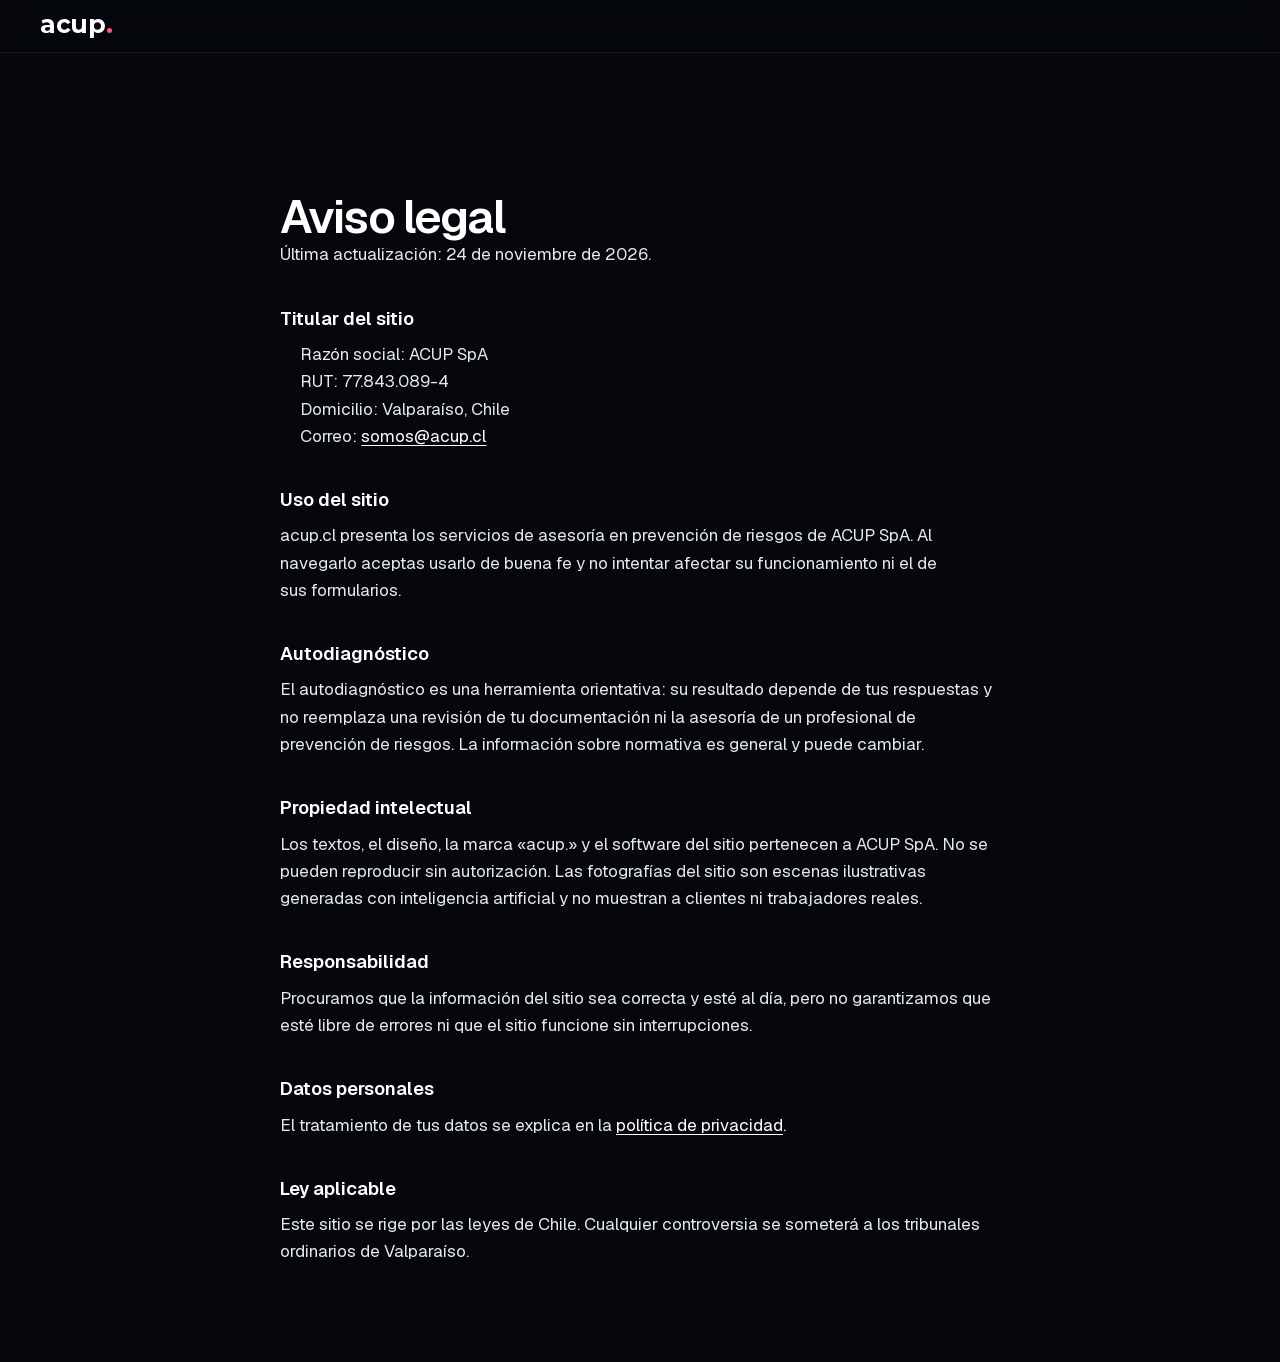
<file: aviso-legal.html>
<!DOCTYPE html>
<html lang="es-CL" data-theme="dark">
<head>
<meta charset="utf-8">
<meta name="viewport" content="width=device-width, initial-scale=1">
<title>Aviso legal · ACUP</title>
<meta name="description" content="Datos del titular de acup.cl y condiciones de uso del sitio.">
<link rel="canonical" href="https://acup.cl/aviso-legal.html">
<link rel="icon" href="favicon.svg" type="image/svg+xml">
<link rel="apple-touch-icon" href="apple-touch-icon.png">
<link rel="stylesheet" href="styles.css?v=20261124d">
<script>try{var t=localStorage.getItem('acup-theme');if(t==='light'||t==='dark')document.documentElement.setAttribute('data-theme',t)}catch(e){}</script>
</head>
<body>

<header class="top">
  <div class="top-inner">
    <a class="brand" href="./" aria-label="ACUP, inicio"><span class="wordmark">acup<span class="wordmark-dot" aria-hidden="true"></span></span></a>
  </div>
</header>

<main class="wrap section legal">
  <h1 class="h2">Aviso legal</h1>
  <p>Última actualización: 24 de noviembre de 2026.</p>

  <h2>Titular del sitio</h2>
  <ul>
    <li>Razón social: ACUP SpA</li>
    <li>RUT: 77.843.089-4</li>
    <li>Domicilio: Valparaíso, Chile</li>
    <li>Correo: <a href="mailto:somos@acup.cl">somos@acup.cl</a></li>
  </ul>

  <h2>Uso del sitio</h2>
  <p>acup.cl presenta los servicios de asesoría en prevención de riesgos de ACUP SpA. Al navegarlo aceptas usarlo de buena fe y no intentar afectar su funcionamiento ni el de sus formularios.</p>

  <h2>Autodiagnóstico</h2>
  <p>El autodiagnóstico es una herramienta orientativa: su resultado depende de tus respuestas y no reemplaza una revisión de tu documentación ni la asesoría de un profesional de prevención de riesgos. La información sobre normativa es general y puede cambiar.</p>

  <h2>Propiedad intelectual</h2>
  <p>Los textos, el diseño, la marca «acup.» y el software del sitio pertenecen a ACUP SpA. No se pueden reproducir sin autorización. Las fotografías del sitio son escenas ilustrativas generadas con inteligencia artificial y no muestran a clientes ni trabajadores reales.</p>

  <h2>Responsabilidad</h2>
  <p>Procuramos que la información del sitio sea correcta y esté al día, pero no garantizamos que esté libre de errores ni que el sitio funcione sin interrupciones.</p>

  <h2>Datos personales</h2>
  <p>El tratamiento de tus datos se explica en la <a href="privacidad.html">política de privacidad</a>.</p>

  <h2>Ley aplicable</h2>
  <p>Este sitio se rige por las leyes de Chile. Cualquier controversia se someterá a los tribunales ordinarios de Valparaíso.</p>
</main>

</body>
</html>
</file>
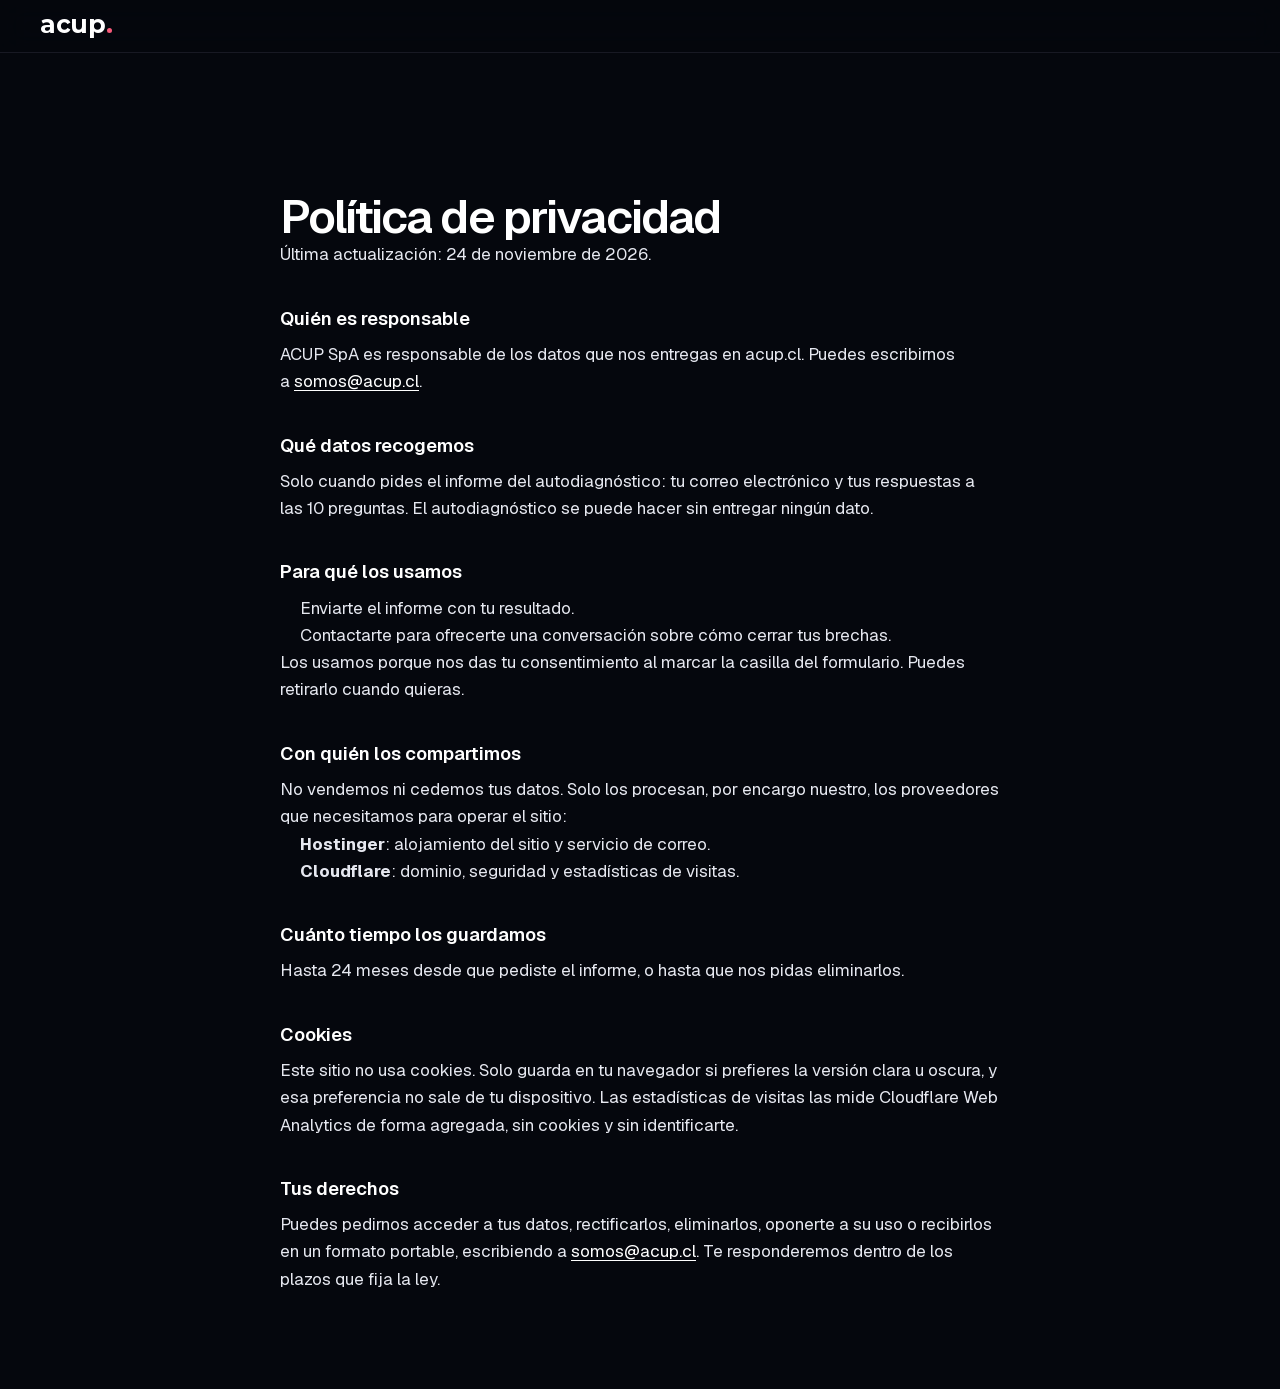
<file: privacidad.html>
<!DOCTYPE html>
<html lang="es-CL" data-theme="dark">
<head>
<meta charset="utf-8">
<meta name="viewport" content="width=device-width, initial-scale=1">
<title>Política de privacidad · ACUP</title>
<meta name="description" content="Cómo ACUP SpA trata el correo y las respuestas del autodiagnóstico.">
<link rel="canonical" href="https://acup.cl/privacidad.html">
<link rel="icon" href="favicon.svg" type="image/svg+xml">
<link rel="apple-touch-icon" href="apple-touch-icon.png">
<link rel="stylesheet" href="styles.css?v=20261124d">
<script>try{var t=localStorage.getItem('acup-theme');if(t==='light'||t==='dark')document.documentElement.setAttribute('data-theme',t)}catch(e){}</script>
</head>
<body>

<header class="top">
  <div class="top-inner">
    <a class="brand" href="./" aria-label="ACUP, inicio"><span class="wordmark">acup<span class="wordmark-dot" aria-hidden="true"></span></span></a>
  </div>
</header>

<!-- BORRADOR: texto por revisar y aprobar por ACUP SpA antes de publicar. -->
<main class="wrap section legal">
  <h1 class="h2">Política de privacidad</h1>
  <p>Última actualización: 24 de noviembre de 2026.</p>

  <h2>Quién es responsable</h2>
  <p>ACUP SpA es responsable de los datos que nos entregas en acup.cl. Puedes escribirnos a <a href="mailto:somos@acup.cl">somos@acup.cl</a>.</p>

  <h2>Qué datos recogemos</h2>
  <p>Solo cuando pides el informe del autodiagnóstico: tu correo electrónico y tus respuestas a las 10 preguntas. El autodiagnóstico se puede hacer sin entregar ningún dato.</p>

  <h2>Para qué los usamos</h2>
  <ul>
    <li>Enviarte el informe con tu resultado.</li>
    <li>Contactarte para ofrecerte una conversación sobre cómo cerrar tus brechas.</li>
  </ul>
  <p>Los usamos porque nos das tu consentimiento al marcar la casilla del formulario. Puedes retirarlo cuando quieras.</p>

  <h2>Con quién los compartimos</h2>
  <p>No vendemos ni cedemos tus datos. Solo los procesan, por encargo nuestro, los proveedores que necesitamos para operar el sitio:</p>
  <ul>
    <li><strong>Hostinger</strong>: alojamiento del sitio y servicio de correo.</li>
    <li><strong>Cloudflare</strong>: dominio, seguridad y estadísticas de visitas.</li>
  </ul>

  <h2>Cuánto tiempo los guardamos</h2>
  <p>Hasta 24 meses desde que pediste el informe, o hasta que nos pidas eliminarlos.</p>

  <h2>Cookies</h2>
  <p>Este sitio no usa cookies. Solo guarda en tu navegador si prefieres la versión clara u oscura, y esa preferencia no sale de tu dispositivo. Las estadísticas de visitas las mide Cloudflare Web Analytics de forma agregada, sin cookies y sin identificarte.</p>

  <h2>Tus derechos</h2>
  <p>Puedes pedirnos acceder a tus datos, rectificarlos, eliminarlos, oponerte a su uso o recibirlos en un formato portable, escribiendo a <a href="mailto:somos@acup.cl">somos@acup.cl</a>. Te responderemos dentro de los plazos que fija la ley.</p>
</main>

</body>
</html>
</file>
<file: styles.css>
/* ==========================================================================
   ACUP · Producto tech
   Azul noche teñido del marino de marca, tipografía Geist grande y apretada,
   paneles con borde fino, coral solo para lo que importa.
   ========================================================================== */

@font-face {
  font-family: "Geist"; font-style: normal; font-weight: 100 900; font-display: swap;
  src: url("assets/fonts/geist-latin.woff2") format("woff2");
  unicode-range: U+0000-00FF, U+0131, U+0152-0153, U+02BB-02BC, U+02C6, U+02DA, U+02DC, U+0304, U+0308, U+0329, U+2000-206F, U+20AC, U+2122, U+2191, U+2193, U+2212, U+2215, U+FEFF, U+FFFD;
}
@font-face {
  font-family: "Geist"; font-style: normal; font-weight: 100 900; font-display: swap;
  src: url("assets/fonts/geist-latin-ext.woff2") format("woff2");
  unicode-range: U+0100-02BA, U+02BD-02C5, U+02C7-02CC, U+02CE-02D7, U+02DD-02FF, U+0304, U+0308, U+0329, U+1D00-1DBF, U+1E00-1E9F, U+1EF2-1EFF, U+2020, U+20A0-20AB, U+20AD-20C0, U+2113, U+2C60-2C7F, U+A720-A7FF;
}
@font-face {
  font-family: "Geist Mono"; font-style: normal; font-weight: 100 900; font-display: swap;
  src: url("assets/fonts/geist-mono-latin.woff2") format("woff2");
  unicode-range: U+0000-00FF, U+2000-206F;
}
@font-face {
  font-family: "Montserrat"; font-style: normal; font-weight: 700; font-display: swap;
  src: url("assets/fonts/montserrat-latin.woff2") format("woff2");
  unicode-range: U+0000-00FF;
}

:root {
  color-scheme: dark;
  --navy: #30408E;
  --bg: #05070D;
  --bg-2: #090C15;
  --panel: #0C1019;
  --panel-2: #121725;
  --tint: 190, 198, 230;
  --wash: 255, 255, 255;
  --line: rgba(var(--tint), .1);
  --line-2: rgba(var(--tint), .18);
  --heading: #FFFFFF;
  --text: #E6E8F0;
  --muted: #A0A6B9;
  --dim: #8A90A6;
  --coral: #F85A7A;
  --coral-hi: #FF7792;
  --coral-ink: #FF8FA5;
  --coral-wash: rgba(248, 90, 122, .12);
  --paper: #FFFFFF;
  --paper-ink: #161D45;
  --paper-muted: #555D86;
  --paper-line: #E3E6EE;
  --rec: #141B33;
  --header-bg: rgba(5, 7, 13, .72);

  --radius-lg: 18px;
  --ease: cubic-bezier(.2, .8, .2, 1);
  --m-enter: cubic-bezier(.22, 1, .36, 1);
  --gutter: clamp(16px, 4vw, 40px);
  --page: 1200px;
  --shadow: 0 1px 0 rgba(255, 255, 255, .04) inset, 0 30px 70px -30px rgba(0, 0, 0, .75);
  --font: "Geist", system-ui, -apple-system, "Segoe UI", sans-serif;
  --mono: "Geist Mono", ui-monospace, "SFMono-Regular", Menlo, monospace;
}

/* Versión clara */
:root[data-theme="light"] {
  color-scheme: light;
  --bg: #F5F6F9;
  --bg-2: #ECEEF3;
  --panel: #FFFFFF;
  --panel-2: #FFFFFF;
  --tint: 20, 28, 70;
  --wash: 20, 28, 70;
  --line: rgba(20, 28, 70, .1);
  --line-2: rgba(20, 28, 70, .16);
  --heading: #0E1330;
  --text: #1E2445;
  --muted: #4E5574;
  --dim: #646B88;
  --coral-ink: #C42C4E;
  --coral-wash: rgba(248, 90, 122, .1);
  --rec: #EEF0FA;
  --header-bg: rgba(245, 246, 249, .8);
  --shadow: 0 1px 2px rgba(20, 28, 70, .06), 0 24px 50px -28px rgba(20, 28, 70, .35);
}

/* ---------- Base ---------- */

*, *::before, *::after { box-sizing: border-box; }
html {
  -webkit-text-size-adjust: 100%; text-size-adjust: 100%;
  scroll-behavior: smooth; scroll-padding-top: 76px;
  scrollbar-color: #2A3366 var(--bg);
}
body {
  margin: 0;
  font-family: var(--font);
  font-size: 1.0625rem; line-height: 1.55;
  color: var(--text);
  background: var(--bg);
  -webkit-font-smoothing: antialiased; -moz-osx-font-smoothing: grayscale;
  overflow-x: hidden;
}
::selection { background: var(--coral); color: var(--bg); }
h1, h2, h3 { margin: 0; color: var(--heading); text-wrap: balance; font-weight: 600; }
p { margin: 0; text-wrap: pretty; }
ul, ol { margin: 0; padding: 0; list-style: none; }
a { color: var(--heading); text-underline-offset: .2em; }
button { font: inherit; color: inherit; }
:focus-visible { outline: 2px solid var(--coral); outline-offset: 3px; border-radius: 6px; }

.sprite { position: absolute; }
.sr-only { position: absolute; width: 1px; height: 1px; padding: 0; margin: -1px; overflow: hidden; clip: rect(0 0 0 0); white-space: nowrap; border: 0; }
.skip { position: absolute; left: 16px; top: -60px; z-index: 60; background: var(--coral); color: var(--bg); padding: 10px 16px; border-radius: 8px; font-weight: 600; text-decoration: none; }
.skip:focus { top: 12px; }
.ico { width: 1.15em; height: 1.15em; flex: none; }
.wrap { max-width: calc(var(--page) + 2 * var(--gutter)); margin: 0 auto; padding: 0 var(--gutter); }
.dim { color: var(--dim); }

.todo {
  color: var(--coral-ink); font-weight: 600;
  text-decoration: underline dotted; text-decoration-thickness: 1.5px; text-underline-offset: .22em;
  white-space: nowrap;
}
.todo-dark { color: inherit; text-decoration-color: currentColor; }

/* ---------- Wordmark ---------- */
.wordmark {
  font-family: "Montserrat", var(--font); font-weight: 700;
  font-size: 1.55rem; letter-spacing: -.02em; line-height: 1; color: var(--heading);
  display: inline-flex; align-items: baseline;
}
.wordmark-dot { width: .22em; height: .22em; border-radius: 50%; background: var(--coral); margin-left: .06em; }
.wordmark-xs { font-size: .95rem; }
.wordmark-sm { font-size: 1.02rem; color: var(--navy); }

/* ---------- Botones ---------- */
.btn {
  display: inline-flex; align-items: center; justify-content: center; gap: .55em;
  min-height: 46px; padding: .7em 1.2em;
  border-radius: 999px; border: 1px solid transparent;
  font-weight: 600; font-size: .98rem; line-height: 1.2; letter-spacing: -.005em;
  text-decoration: none; cursor: pointer;
  transition: background-color 150ms var(--ease), border-color 150ms var(--ease), color 150ms var(--ease), transform 150ms var(--ease);
}
.btn-sm { min-height: 40px; padding: .5em 1em; font-size: .9rem; }
.btn-lg { min-height: 54px; padding: .85em 1.5em; font-size: 1.04rem; }
.btn-primary { background: var(--coral); color: #12081A; }
.btn-primary:hover { background: var(--coral-hi); color: #12081A; }
.btn-ghost { background: rgba(var(--wash), .03); color: var(--text); border-color: var(--line-2); }
.btn-ghost:hover { background: rgba(var(--wash), .07); border-color: rgba(var(--tint), .35); color: var(--heading); }
.btn-line { background: transparent; color: var(--text); border-color: var(--line-2); }
.btn-line:hover { border-color: rgba(var(--tint), .4); background: rgba(var(--wash), .04); color: var(--heading); }
.btn .ico:last-child { transition: transform 150ms var(--ease); }
@media (hover: hover) and (pointer: fine) {
  .btn:hover { transform: translateY(-1px); }
  .btn-lg:hover { transform: translateY(-2px); }
  .btn:hover .ico:last-child { transform: translateX(3px); }
}
.btn:active { transform: translateY(1px) scale(.985); transition-duration: 90ms; }

.btn-text {
  display: inline-flex; align-items: center; gap: .35em;
  background: none; border: 0; padding: .5em .25em; margin-left: -.25em;
  color: var(--muted); font-weight: 500; font-size: .93rem; cursor: pointer; border-radius: 6px;
  transition: color 150ms var(--ease);
}
.btn-text:hover { color: var(--heading); }

/* ---------- Cabecera ---------- */
.top {
  position: sticky; top: 0; z-index: 30;
  background: var(--header-bg);
  -webkit-backdrop-filter: saturate(140%) blur(14px); backdrop-filter: saturate(140%) blur(14px);
  border-bottom: 1px solid var(--line);
}
.top-inner { max-width: calc(var(--page) + 2 * var(--gutter)); margin: 0 auto; padding: 12px var(--gutter); display: flex; align-items: center; justify-content: space-between; gap: 16px; }
.brand { text-decoration: none; }
.top-actions { display: flex; gap: 8px; align-items: center; }
@media (max-width: 560px) { .hide-sm { display: none; } }

/* ---------- 1 · Portada ---------- */
.hero { position: relative; isolation: isolate; overflow: clip; border-bottom: 1px solid var(--line); }
.hero-grid {
  position: absolute; inset: 0; z-index: -1; pointer-events: none;
  background-image:
    linear-gradient(to right, rgba(var(--tint), .075) 1px, transparent 1px),
    linear-gradient(to bottom, rgba(var(--tint), .075) 1px, transparent 1px);
  background-size: 64px 64px; background-position: center top;
  -webkit-mask-image: radial-gradient(ellipse 80% 70% at 50% 0%, #000 30%, transparent 80%);
  mask-image: radial-gradient(ellipse 80% 70% at 50% 0%, #000 30%, transparent 80%);
}
.hero-inner { display: grid; gap: clamp(36px, 5vw, 64px); padding-top: clamp(36px, 7vw, 104px); padding-bottom: clamp(48px, 7vw, 104px); }
@media (min-width: 1000px) { .hero-inner { grid-template-columns: minmax(0, 1.08fr) minmax(0, 1fr); align-items: center; } }
.hero-badge {
  display: inline-flex; align-items: center; gap: 10px;
  padding: 6px 14px 6px 10px; border: 1px solid var(--line-2); border-radius: 999px;
  background: rgba(var(--wash), .03);
  font-size: .84rem; color: var(--muted); font-weight: 500;
}
.pulse { position: relative; width: 8px; height: 8px; flex: none; border-radius: 50%; background: var(--coral); }
.pulse::after { content: ""; position: absolute; inset: -4px; border-radius: 50%; border: 1px solid var(--coral); opacity: 0; animation: ring 2.4s var(--ease) infinite; }
@keyframes ring { 0% { transform: scale(.6); opacity: .8; } 80%, 100% { transform: scale(1.6); opacity: 0; } }
.hero h1 { margin-top: 22px; font-size: clamp(2.5rem, .9rem + 5.2vw, 5.4rem); line-height: .98; letter-spacing: -.048em; max-width: 12ch; }
.hl {
  background-image: linear-gradient(var(--coral), var(--coral));
  background-repeat: no-repeat; background-position: 0 94%; background-size: 100% .08em;
  -webkit-box-decoration-break: clone; box-decoration-break: clone;
}
.lede { margin-top: 24px; font-size: clamp(1.06rem, 1rem + .35vw, 1.25rem); color: var(--muted); max-width: 44ch; }
.supports { margin-top: 30px; display: grid; gap: 12px; }
.supports li { display: flex; gap: 12px; align-items: center; color: var(--text); font-size: .98rem; }
.supports .ico { width: 34px; height: 34px; padding: 8px; border-radius: 9px; border: 1px solid var(--line-2); background: rgba(var(--wash), .03); color: var(--coral); }

/* ---------- Panel (interfaz de producto) ---------- */
.panel { position: relative; background: var(--panel); border: 1px solid var(--line-2); border-radius: var(--radius-lg); box-shadow: var(--shadow); }
.panel-bar { display: flex; align-items: center; justify-content: space-between; gap: 12px; padding: 14px 20px; border-bottom: 1px solid var(--line); font-size: .86rem; }
.panel-title { display: inline-flex; align-items: center; gap: 10px; font-weight: 600; color: var(--heading); }
.panel-title .wordmark { padding-right: 10px; border-right: 1px solid var(--line-2); }
.panel-meta { font-family: var(--mono); font-size: .78rem; color: var(--dim); font-variant-numeric: tabular-nums; }

/* spotlight: el borde se ilumina donde está el puntero */
.spot::before {
  content: ""; position: absolute; inset: -1px; border-radius: inherit; padding: 1px; pointer-events: none; z-index: 2;
  background: radial-gradient(260px circle at var(--mx, 50%) var(--my, 0%), rgba(248, 90, 122, .75), rgba(248, 90, 122, 0) 70%);
  -webkit-mask: linear-gradient(#000 0 0) content-box, linear-gradient(#000 0 0);
  -webkit-mask-composite: xor; mask-composite: exclude;
  opacity: 0; transition: opacity .35s var(--ease);
}
@media (hover: hover) and (pointer: fine) { .spot:hover::before { opacity: 1; } }

.diag { min-height: clamp(440px, 40vw, 520px); display: flex; flex-direction: column; }
.diag-body { flex: 1; display: flex; flex-direction: column; padding: clamp(22px, 3vw, 34px); }
.diag-body > * { flex: 1; display: flex; flex-direction: column; }
.diag-h { font-size: clamp(1.6rem, 1.15rem + 1.5vw, 2.3rem); line-height: 1.08; letter-spacing: -.035em; max-width: 16ch; outline: none; }
.facts { display: flex; flex-wrap: wrap; gap: 8px 20px; margin-top: 18px; color: var(--muted); font-size: .95rem; }
.facts li { display: inline-flex; align-items: center; gap: 8px; }
.facts .ico { color: var(--coral); }
.topics { margin: 24px 0 28px; display: flex; flex-wrap: wrap; gap: 6px; }
.topics span { padding: 5px 10px; border-radius: 6px; border: 1px solid var(--line); background: rgba(var(--wash), .025); font-size: .78rem; color: var(--muted); font-family: var(--mono); }
.diag-intro .btn { margin-top: auto; align-self: flex-start; }
.noscript { margin-top: 16px; color: var(--muted); font-size: .95rem; }

.q-meta { display: flex; align-items: baseline; justify-content: space-between; gap: 12px; font-size: .86rem; color: var(--dim); }
.q-count { font-family: var(--mono); color: var(--text); font-variant-numeric: tabular-nums; }
.q-topic { text-align: right; }
.ruler { margin-top: 10px; display: grid; grid-template-columns: repeat(10, 1fr); gap: 4px; }
.ruler span { height: 4px; border-radius: 2px; background: rgba(var(--tint), .14); transition: background-color .35s var(--ease); }
.ruler span.is-done { background: #fff; }
.ruler span.is-now { background: var(--coral); }
.q-text { margin-top: clamp(20px, 2.6vw, 30px); font-size: clamp(1.25rem, 1.05rem + .8vw, 1.65rem); line-height: 1.22; font-weight: 550; letter-spacing: -.02em; color: var(--heading); outline: none; max-width: 30ch; }
.answers { margin-top: 22px; display: grid; gap: 8px; }
.answer {
  display: flex; align-items: center; gap: 14px; width: 100%; min-height: 54px; padding: 10px 14px;
  text-align: left; background: rgba(var(--wash), .03);
  border: 1px solid var(--line-2); border-radius: 12px;
  font-size: 1rem; font-weight: 500; color: var(--text); cursor: pointer;
  transition: border-color 150ms var(--ease), background-color 150ms var(--ease), transform 150ms var(--ease);
}
@media (hover: hover) and (pointer: fine) {
  .answer:hover { border-color: rgba(var(--tint), .42); background: rgba(var(--wash), .06); transform: translateY(-1px); }
}
.answer:active { transform: translateY(1px) scale(.99); }
.answer .mark { width: 28px; height: 28px; flex: none; display: grid; place-items: center; border-radius: 8px; background: rgba(var(--wash), .05); color: var(--muted); }
.answer .mark .ico { width: 17px; height: 17px; }
.answer[data-v="si"] .mark { color: var(--heading); }
.answer[aria-pressed="true"] { border-color: var(--coral); background: var(--coral-wash); }
.answer[aria-pressed="true"] .mark { background: var(--coral); color: #12081A; }
.answer kbd { margin-left: auto; font: 500 .72rem/1 var(--mono); color: var(--dim); border: 1px solid var(--line-2); border-radius: 5px; padding: 4px 6px; }
.q-foot { margin-top: auto; padding-top: 18px; display: flex; justify-content: space-between; align-items: center; gap: 12px; }
.q-note { font-size: .8rem; color: var(--dim); text-align: right; }

.r-score { display: flex; align-items: baseline; gap: 12px; flex-wrap: wrap; }
.r-num { font-size: clamp(3.4rem, 2.4rem + 4vw, 5.2rem); font-weight: 600; line-height: .9; letter-spacing: -.06em; color: var(--heading); font-variant-numeric: tabular-nums; }
.r-of { font-size: clamp(1.05rem, 1rem + .4vw, 1.25rem); font-weight: 500; color: var(--muted); line-height: 1.2; max-width: 16ch; }
.r-bar { margin-top: 16px; display: grid; grid-template-columns: repeat(10, 1fr); gap: 4px; }
.r-bar span { height: 8px; border-radius: 3px; background: var(--coral); transform-origin: left; }
.r-bar span.is-ok { background: #fff; }
.r-msg { margin-top: 16px; font-size: 1.05rem; color: var(--text); max-width: 46ch; }
.gaps { margin-top: 22px; }
.gaps h3 { font-size: .95rem; font-weight: 600; color: var(--muted); }
.gap-list { margin-top: 8px; border-top: 1px solid var(--line); }
.gap-list li { display: grid; grid-template-columns: 22px 1fr; gap: 2px 10px; align-items: start; padding: 10px 0; border-bottom: 1px solid var(--line); }
.gap-list .ico { color: var(--coral); width: 18px; height: 18px; margin-top: 2px; }
.gap-list strong { color: var(--heading); font-weight: 550; display: block; }
.gap-list span { color: var(--dim); font-size: .84rem; }
.gaps-none { margin-top: 8px; color: var(--muted); }
.report { margin-top: 22px; padding: 18px; background: rgba(var(--wash), .03); border: 1px solid var(--line-2); border-radius: 12px; }
.report label { display: block; font-weight: 600; color: var(--heading); font-size: 1rem; line-height: 1.3; }
.report-row { margin-top: 12px; display: flex; gap: 8px; flex-wrap: wrap; }
.report input[type="email"] {
  flex: 1 1 200px; min-width: 0; min-height: 46px; padding: 0 16px;
  font: inherit; color: var(--heading); background: var(--bg-2);
  border: 1px solid var(--line-2); border-radius: 999px; caret-color: var(--coral);
  transition: border-color 140ms var(--ease), box-shadow 140ms var(--ease);
}
.report input[type="email"]::placeholder { color: var(--dim); }
.report input[type="email"]:focus-visible { outline: none; border-color: var(--coral); box-shadow: 0 0 0 3px rgba(248, 90, 122, .22); }
.report input[aria-invalid="true"] { border-color: var(--coral); }
.report .consent { margin-top: 12px; display: flex; gap: 10px; align-items: flex-start; font-weight: 400; font-size: .86rem; color: var(--muted); line-height: 1.45; }
.report .consent input { margin-top: 3px; width: 16px; height: 16px; flex: none; accent-color: var(--coral); }
.report .consent a { color: var(--heading); }
.report .hp { position: absolute; left: -9999px; width: 1px; height: 1px; overflow: hidden; }
.report-msg { margin-top: 12px; font-size: .9rem; color: var(--text); }
.report-msg:empty { display: none; }
.report-msg.is-error { color: var(--coral-ink); }
.r-foot { margin-top: 18px; display: flex; flex-wrap: wrap; gap: 6px 20px; align-items: center; }
.r-foot a { font-weight: 500; font-size: .93rem; }

/* timbre de cada respuesta */
.hit {
  position: absolute; z-index: 5; right: 22px; top: 64px;
  padding: 6px 12px; border-radius: 8px;
  font-family: var(--mono); font-weight: 600; font-size: .9rem; letter-spacing: .06em; text-transform: uppercase;
  pointer-events: none; border: 1.5px solid currentColor;
  background: var(--panel);
}
.hit-ok { color: var(--heading); }
.hit-gap { color: var(--coral); }

/* ---------- Secciones ---------- */
.section { padding: clamp(80px, 11vw, 140px) 0 0; }
.h2 { font-size: clamp(1.9rem, 1.1rem + 2.8vw, 3.4rem); line-height: 1.04; letter-spacing: -.04em; max-width: 20ch; }
.section-head { display: flex; flex-wrap: wrap; align-items: flex-end; justify-content: space-between; gap: 14px 40px; }
.section-sub { color: var(--muted); max-width: 34ch; }

/* 2 · Fechas en bento */
.bento { margin-top: clamp(32px, 4vw, 52px); display: grid; gap: 12px; }
@media (min-width: 760px) { .bento { grid-template-columns: repeat(2, 1fr); } }
@media (min-width: 1040px) { .bento { grid-template-columns: 1.3fr 1fr 1fr; } .cell-count { grid-row: span 2; } .bento .cell:last-child { grid-column: span 2; } }
.cell {
  position: relative; padding: clamp(22px, 2.6vw, 30px);
  background: var(--panel); border: 1px solid var(--line); border-radius: var(--radius-lg);
  display: flex; flex-direction: column; gap: 10px;
}
.cell h3 { font-size: 1.3rem; letter-spacing: -.02em; }
.cell-tag { display: inline-flex; align-items: center; gap: 8px; font-family: var(--mono); font-size: .8rem; color: var(--muted); font-variant-numeric: tabular-nums; }
.dot { width: 7px; height: 7px; border-radius: 50%; background: var(--dim); }
.dot-coral { background: var(--coral); }
.cell-text { color: var(--muted); font-size: .98rem; max-width: 46ch; }
.reg-status { margin-top: auto; padding-top: 10px; font-family: var(--mono); font-size: .8rem; color: var(--dim); font-variant-numeric: tabular-nums; }
.cell.is-soon .reg-status { color: var(--coral-ink); }
.cell-count { background: var(--navy); border-color: rgba(255,255,255,.16); justify-content: space-between; min-height: 300px; }
.cell-count .cell-tag { color: rgba(255,255,255,.85); }
.cell-count .cell-text { color: rgba(255,255,255,.86); }
.cell-count .dot-coral { outline: 3px solid rgba(248, 90, 122, .3); }
.count { display: flex; align-items: baseline; flex-wrap: wrap; gap: 4px 6px; margin: 18px 0; }
.count-n { font-size: clamp(3rem, 2rem + 4vw, 5.6rem); font-weight: 600; line-height: .9; letter-spacing: -.05em; color: var(--heading); font-variant-numeric: tabular-nums; }
.count small { font-family: var(--mono); font-size: .78rem; color: rgba(255,255,255,.8); margin-right: 14px; }

/* 3 · Comparador */
.compare-head { display: flex; flex-wrap: wrap; align-items: flex-end; justify-content: space-between; gap: 20px 40px; }
.switch { position: relative; display: inline-grid; grid-template-columns: 1fr 1fr; padding: 4px; background: var(--panel); border: 1px solid var(--line-2); border-radius: 999px; }
.switch-btn { position: relative; z-index: 1; min-height: 42px; padding: 0 22px; background: none; border: 0; border-radius: 999px; font-weight: 600; color: var(--muted); cursor: pointer; transition: color .3s var(--ease); }
.switch-btn[aria-pressed="true"] { color: #12081A; }
.switch-btn:not([aria-pressed="true"]):hover { color: var(--heading); }
.switch-thumb { position: absolute; top: 4px; bottom: 4px; left: 4px; width: calc(50% - 4px); background: var(--heading); border-radius: 999px; transition: transform .45s var(--m-enter), background-color .35s var(--ease); }
.compare[data-state="acup"] .switch-thumb { transform: translateX(100%); background: var(--coral); }

.compare-body { margin-top: clamp(32px, 4vw, 52px); display: grid; gap: 28px; padding: clamp(20px, 3vw, 36px); background: var(--panel); border: 1px solid var(--line); border-radius: var(--radius-lg); position: relative; }
@media (min-width: 900px) { .compare-body { grid-template-columns: minmax(0, .9fr) minmax(0, 1.1fr); gap: clamp(32px, 4vw, 56px); align-items: center; } }
.compare-lists { display: grid; }
.clist { grid-area: 1 / 1; transition: opacity .35s var(--ease), visibility .35s; }
.clist li { display: flex; gap: 14px; align-items: flex-start; padding: 15px 0; border-bottom: 1px solid var(--line); font-size: 1.04rem; color: var(--text); line-height: 1.4; transition: transform .5s var(--m-enter), opacity .4s var(--m-enter); }
.clist li:last-child { border-bottom: 0; }
.clist .ico { width: 24px; height: 24px; margin-top: -1px; padding: 4px; border-radius: 7px; }
.clist-hoy .ico { color: var(--coral); background: var(--coral-wash); }
.clist-acup .ico { color: #12081A; background: #fff; }
.compare[data-state="hoy"] .clist-acup, .compare[data-state="acup"] .clist-hoy { opacity: 0; visibility: hidden; }
.compare[data-state="hoy"] .clist-acup li, .compare[data-state="acup"] .clist-hoy li { transform: translateY(8px); opacity: 0; }
.clist li:nth-child(2) { transition-delay: .04s; } .clist li:nth-child(3) { transition-delay: .08s; } .clist li:nth-child(4) { transition-delay: .12s; }

.compare-visual { display: grid; min-height: 340px; }
.compare-visual > figure { grid-area: 1 / 1; margin: 0; transition: opacity .45s var(--ease), transform .6s var(--m-enter), filter .45s var(--ease), visibility .45s; }
.compare[data-state="hoy"] .brain, .compare[data-state="acup"] .mess { opacity: 0; visibility: hidden; transform: translateY(14px) scale(.98); filter: blur(4px); }
.compare[data-state="acup"] .mess { transition-delay: .25s; }
.compare[data-state="acup"] .brain { transition-delay: .3s; }
.visual-cap { font-size: .78rem; color: var(--dim); margin-top: 10px; }

.mess { position: relative; min-height: 340px; border-radius: 14px; border: 1px dashed var(--line-2); background: var(--bg-2); padding: 18px; }
.mess .visual-cap { position: absolute; left: 18px; bottom: 12px; margin: 0; }
.scrap { position: absolute; background: #fff; border-radius: 6px; padding: 12px 14px; box-shadow: 0 16px 30px -14px rgba(0,0,0,.7); font-size: .84rem; color: var(--paper-muted); line-height: 1.35; max-width: 260px; transition: transform .5s var(--ease), opacity .35s var(--ease) .12s; }
.scrap strong { display: block; color: var(--paper-ink); font-weight: 600; }
.scrap-k { display: block; font-family: var(--mono); font-size: .72rem; color: var(--paper-muted); margin-bottom: 3px; text-transform: uppercase; letter-spacing: .04em; }
.scrap-mail { top: 22px; left: 6%; transform: rotate(-3deg); width: 62%; --tx: 18%; --ty: 90px; }
.scrap-mail span:last-child { display: block; margin-top: 4px; }
.scrap-folder { top: 132px; right: 5%; transform: rotate(4deg); background: #F3E3B9; --tx: -60%; --ty: 10px; }
.scrap-folder .scrap-k { color: #66521F; }
.scrap-usb { top: 200px; left: 9%; transform: rotate(2deg); --tx: 40%; --ty: -40px; }
.scrap-note { right: 14%; bottom: 36px; transform: rotate(-6deg); background: #FFF3A8; width: 150px; padding: 16px 14px; --tx: -50%; --ty: -60px; }
.compare[data-state="acup"] .scrap { transform: translate(var(--tx, 0), var(--ty, 0)) rotate(0deg) scale(.55) !important; opacity: 0; }

.brain { background: var(--paper); color: var(--paper-ink); border-radius: 14px; overflow: hidden; box-shadow: 0 40px 80px -30px rgba(0,0,0,.8); }
.brain-bar { display: flex; align-items: center; gap: 14px; padding: 12px 16px; border-bottom: 1px solid var(--paper-line); background: #F6F7FB; }
.brain-title { font-size: .84rem; font-weight: 600; color: var(--paper-muted); }
.brain-alert { display: flex; align-items: center; gap: 10px; margin: 14px 16px 4px; padding: 10px 12px; background: #FEEBEF; border-radius: 8px; color: var(--paper-ink); font-size: .86rem; }
.brain-alert .ico { color: #BF2A4C; }
.brain-table { width: 100%; border-collapse: collapse; font-size: .85rem; font-variant-numeric: tabular-nums; }
.brain-table th, .brain-table td { padding: 11px 16px; text-align: left; border-bottom: 1px solid var(--paper-line); }
.brain-table thead th { font-size: .72rem; font-weight: 600; color: var(--paper-muted); padding-top: 14px; padding-bottom: 8px; }
.brain-table tbody th { font-weight: 600; color: var(--paper-ink); }
.brain-table tbody th span { display: block; font-weight: 400; color: var(--paper-muted); font-size: .76rem; }
.brain-table td { color: var(--paper-ink); font-weight: 500; }
.brain-table td.ok::before, .brain-table td.due::before { content: ""; display: inline-block; width: 7px; height: 7px; border-radius: 50%; margin-right: 7px; vertical-align: .08em; background: var(--navy); }
.brain-table td.due { color: #BF2A4C; }
.brain-table td.due::before { background: var(--coral); }
.brain-table tr:last-child > * { border-bottom: 0; }
.brain .visual-cap { margin: 0; padding: 10px 16px 14px; border-top: 1px solid var(--paper-line); background: #F6F7FB; color: var(--paper-muted); }
.brain-table tbody tr, .brain-alert { transition: transform .5s var(--m-enter), opacity .4s var(--m-enter); }
.compare[data-state="hoy"] .brain-table tbody tr, .compare[data-state="hoy"] .brain-alert { opacity: 0; transform: translateY(10px); }
.compare[data-state="acup"] .brain-alert { transition-delay: .45s; }
.compare[data-state="acup"] .brain-table tbody tr:nth-child(1) { transition-delay: .52s; }
.compare[data-state="acup"] .brain-table tbody tr:nth-child(2) { transition-delay: .59s; }
.compare[data-state="acup"] .brain-table tbody tr:nth-child(3) { transition-delay: .66s; }
@media (max-width: 520px) {
  .brain-table th, .brain-table td { padding: 10px; } .brain-table { font-size: .78rem; }
  .scrap-mail { width: 80%; } .scrap-usb { top: 196px; left: 4%; max-width: 230px; } .scrap-note { width: 136px; right: 6%; }
}

/* Enunciado (word-highlight) */
.statement {
  --bg: var(--bg); --ink: var(--heading); --accent: var(--coral);
  --font-display: var(--font); --display-weight: 600; --display-tracking: -.045em;
  --t-h2: clamp(2rem, 1rem + 3.9vw, 4.6rem);
  max-width: calc(var(--page) + 2 * var(--gutter)); margin: 0 auto;
  padding: clamp(110px, 15vw, 210px) var(--gutter) clamp(30px, 6vw, 80px);
}
.statement .mo-wh__text { font-family: var(--font); font-weight: 600; font-size: var(--t-h2); line-height: 1.04; letter-spacing: -.045em; color: var(--heading); max-width: 21ch; text-wrap: balance; }
.statement strong { font-weight: inherit; color: var(--coral); }

/* 4 · Cómo funciona (pinned-chapters) */
.how {
  --bg: var(--bg-2); --ink: var(--heading); --muted: #8590C0; --line: rgba(var(--tint), .16); --accent: var(--coral);
  --font-text: var(--font); --s-2: 8px; --s-4: 16px; --s-5: 24px; --s-6: 32px; --s-7: 48px;
  --t-lead: clamp(1.2rem, 1.05rem + .5vw, 1.5rem); --r-md: 14px; --nav-h: 88px;
  --ground-bg: rgba(var(--wash), .03);
  margin-top: clamp(60px, 9vw, 120px);
  border-top: 1px solid rgba(var(--tint), .11); border-bottom: 1px solid rgba(var(--tint), .11);
  background: var(--bg-2);
  padding: clamp(64px, 9vw, 112px) 0;
}
.how .mo-pc__grid { max-width: calc(var(--page) + 2 * var(--gutter)); margin: 0 auto; padding-left: var(--gutter); padding-right: var(--gutter); }
.how-h { font-size: clamp(1.9rem, 1.1rem + 2.8vw, 3.4rem); line-height: 1.04; letter-spacing: -.04em; max-width: 15ch; }
.how .mo-pc__step h3 { display: flex; align-items: center; gap: 12px; font-weight: 600 !important; }
.how .mo-pc__step p { color: var(--muted); font-size: 1.04rem; }
.how-n { width: 32px; height: 32px; flex: none; border-radius: 9px; display: grid; place-items: center; border: 1px solid rgba(var(--tint), .3); color: var(--heading); font-family: var(--mono); font-size: .85rem; font-weight: 500; transition: background-color .3s var(--ease), border-color .3s var(--ease), color .3s var(--ease); }
.how .mo-pc__step.is-on .how-n { background: var(--coral); border-color: var(--coral); color: #12081A; }
.how-n--loop { border-style: dashed; }
.how .mo-pc__visual--lit { border-radius: 16px !important; background: rgba(var(--wash), .03); border: 1px solid rgba(var(--tint), .14); }
.win { --ink: #161D45; --muted: #555D86; width: 100%; max-width: 520px; background: #fff; color: #2B3259; border-radius: 12px; box-shadow: 0 40px 80px -30px rgba(0,0,0,.85); overflow: hidden; text-align: left; font-size: .9rem; }
.win-bar { display: flex; align-items: center; justify-content: space-between; gap: 12px; padding: 11px 16px; background: #F6F7FB; border-bottom: 1px solid var(--paper-line); font-size: .76rem; font-weight: 600; color: var(--paper-muted); }
.win-body { padding: 18px; }
.win-score { display: flex; align-items: baseline; gap: 10px; }
.win-score b { font-size: 2.8rem; line-height: .9; letter-spacing: -.06em; color: var(--navy); font-weight: 600; }
.win-score span { font-weight: 600; color: var(--paper-ink); max-width: 14ch; line-height: 1.2; }
.win-ruler { display: grid; grid-template-columns: repeat(10, 1fr); gap: 3px; margin-top: 12px; }
.win-ruler i { height: 7px; border-radius: 2px; background: var(--coral); }
.win-ruler i.ok { background: var(--navy); }
.win-list { margin-top: 12px; border-top: 1px solid var(--paper-line); }
.win-list li { display: flex; gap: 10px; align-items: center; padding: 9px 0; border-bottom: 1px solid var(--paper-line); color: var(--paper-ink); font-weight: 500; }
.win-list .ico { color: var(--coral); width: 18px; height: 18px; }
.win-docs li { display: flex; justify-content: space-between; align-items: center; gap: 12px; padding: 13px 16px; border-bottom: 1px solid var(--paper-line); color: var(--paper-ink); font-weight: 500; }
.win-docs li:last-child { border-bottom: 0; }
.win-docs em { font-style: normal; font-size: .74rem; font-weight: 600; padding: 4px 8px; border-radius: 6px; white-space: nowrap; }
.win-docs em.ok { background: #E8ECF8; color: var(--navy); }
.win-docs em.due { background: #FEEBEF; color: #BF2A4C; }
.win-alert { display: flex; gap: 10px; align-items: center; padding: 10px 12px; background: #FEEBEF; border-radius: 8px; color: var(--paper-ink); font-weight: 500; }
.win-alert .ico { color: #BF2A4C; width: 18px; height: 18px; }
.win-cal { margin-top: 12px; }
.win-cal li { display: grid; grid-template-columns: 82px 1fr; gap: 10px; padding: 10px 0; border-bottom: 1px solid var(--paper-line); }
.win-cal li:last-child { border-bottom: 0; }
.win-cal time { font-family: var(--mono); font-size: .74rem; font-weight: 500; color: var(--navy); padding-top: 2px; }
.win-cal span { color: var(--paper-ink); font-weight: 500; }
.how:not(.is-live) .mo-pc__visual--lit { aspect-ratio: auto !important; padding: 18px !important; }
@media (max-width: 639px) {
  .how .mo-pc__steps { gap: 40px; }
  .how .mo-pc__step { padding-left: 0; border-left: 0; }
  .how .mo-pc__visual--lit { padding: 12px !important; }
}
main > .how[data-moment]:not(.is-live) { min-height: 0; }

/* 5 · Planes */
.plans { margin-top: clamp(32px, 4vw, 52px); display: grid; gap: 12px; align-items: stretch; }
@media (min-width: 900px) { .plans { grid-template-columns: repeat(3, 1fr); } }
.plan { position: relative; padding: clamp(24px, 2.6vw, 32px); background: var(--panel); border: 1px solid var(--line); border-radius: var(--radius-lg); display: flex; flex-direction: column; }
.plan h3 { font-size: 1.5rem; letter-spacing: -.03em; }
.plan-for { margin-top: 4px; color: var(--muted); font-size: .95rem; padding-right: 96px; }
.price { margin-top: 22px; padding: 16px 0; border-top: 1px solid var(--line); border-bottom: 1px solid var(--line); font-size: 1.6rem; font-weight: 600; color: var(--heading); letter-spacing: -.03em; }
.price > span:last-child { font-size: .92rem; font-weight: 400; color: var(--dim); letter-spacing: 0; }
.ticks { margin: 18px 0 26px; display: grid; gap: 10px; }
.ticks li { display: flex; gap: 10px; align-items: flex-start; color: var(--text); font-size: .97rem; line-height: 1.4; }
.ticks li > span { min-width: 0; }
.ticks .ico { color: var(--coral); width: 19px; height: 19px; margin-top: 1px; }
.plan .btn { margin-top: auto; align-self: stretch; }
.plan-rec { background: var(--rec); border-color: rgba(248, 90, 122, .5); }
.stamp { position: absolute; top: 24px; right: 22px; padding: 4px 10px; border-radius: 999px; background: var(--coral); color: #12081A; font-size: .72rem; font-weight: 700; letter-spacing: .02em; }

/* 6 · Quién está detrás */
.who { display: grid; gap: 36px; }
@media (min-width: 860px) { .who { grid-template-columns: minmax(220px, 340px) 1fr; gap: clamp(40px, 6vw, 88px); align-items: center; } }
.photo { margin: 0; max-width: 340px; }
.photo-slot { aspect-ratio: 4 / 5; border-radius: var(--radius-lg); border: 1px dashed var(--line-2); background: var(--panel); display: grid; place-content: center; text-align: center; gap: 6px; color: var(--dim); font-size: .88rem; }
.who-text p { margin-top: 22px; font-size: 1.12rem; line-height: 1.6; max-width: 58ch; color: var(--muted); }
.signature { display: flex; flex-direction: column; gap: 2px; margin-top: 28px !important; padding-top: 16px; border-top: 1px solid var(--line); max-width: 380px !important; }
.sig-name { font-weight: 600; color: var(--heading); font-size: 1.05rem; }
.sig-role { color: var(--dim); font-size: .92rem; }

/* 7 · Preguntas frecuentes */
.faq-wrap { display: grid; gap: 32px; }
@media (min-width: 960px) { .faq-wrap { grid-template-columns: minmax(0, .8fr) minmax(0, 1.2fr); gap: 64px; align-items: start; } }
.faq { border-top: 1px solid var(--line-2); }
.faq-item { border-bottom: 1px solid var(--line-2); }
.faq-q { width: 100%; display: flex; align-items: center; justify-content: space-between; gap: 20px; padding: 22px 0; background: none; border: 0; cursor: pointer; text-align: left; font-size: clamp(1.04rem, 1rem + .3vw, 1.18rem); font-weight: 500; color: var(--heading); letter-spacing: -.01em; }
.faq-q .ico { width: 30px; height: 30px; padding: 6px; border-radius: 50%; border: 1px solid var(--line-2); color: var(--muted); transition: transform .4s var(--m-enter), background-color .3s var(--ease), color .3s var(--ease), border-color .3s var(--ease); }
.faq-q:hover .ico { color: var(--heading); border-color: rgba(var(--tint), .4); }
.faq-q[aria-expanded="true"] .ico { transform: rotate(45deg); background: var(--coral); border-color: var(--coral); color: #12081A; }
.faq-a { display: grid; grid-template-rows: 0fr; transition: grid-template-rows .45s var(--m-enter), visibility .45s; visibility: hidden; }
.faq-a > div { overflow: hidden; }
.faq-a p { padding: 0 52px 22px 0; color: var(--muted); max-width: 62ch; }
.faq-q[aria-expanded="true"] + .faq-a, .faq-item:has(.faq-q[aria-expanded="true"]) .faq-a { grid-template-rows: 1fr; visibility: visible; }

/* ---------- 8 · Cierre ---------- */
.back { position: relative; isolation: isolate; overflow: clip; margin-top: clamp(100px, 13vw, 170px); border-top: 1px solid var(--line); padding: clamp(80px, 11vw, 140px) 0 28px; text-align: center; }
.hero-grid--back { -webkit-mask-image: radial-gradient(ellipse 70% 60% at 50% 0%, #000 20%, transparent 75%); mask-image: radial-gradient(ellipse 70% 60% at 50% 0%, #000 20%, transparent 75%); }
.back-h { font-size: clamp(2.2rem, 1.1rem + 4vw, 4.6rem); line-height: 1; letter-spacing: -.05em; max-width: 14ch; margin: 0 auto; }
.back-actions { margin-top: 36px; display: flex; flex-wrap: wrap; gap: 12px; justify-content: center; }
.colophon { margin-top: clamp(80px, 10vw, 128px); padding-top: 24px; border-top: 1px solid var(--line); display: flex; flex-wrap: wrap; align-items: center; justify-content: space-between; gap: 12px 24px; color: var(--dim); font-size: .9rem; text-align: left; }
.colophon .wordmark { font-size: 1.3rem; }
.colophon a, .r-foot a, .report-msg a, .noscript a {
  color: var(--text); text-decoration: none;
  background-image: linear-gradient(currentColor, currentColor), linear-gradient(rgba(var(--tint), .3), rgba(var(--tint), .3));
  background-repeat: no-repeat; background-position: 100% 100%, 0 100%; background-size: 0% 1px, 100% 1px;
  padding-bottom: 2px; transition: background-size 120ms var(--ease);
}
.colophon a:hover, .r-foot a:hover, .report-msg a:hover, .noscript a:hover {
  background-position: 0 100%, 0 100%; background-size: 100% 1px, 100% 1px; transition-duration: 150ms;
}
@media (max-width: 560px) { .back-actions .btn { width: 100%; flex-wrap: wrap; } }

/* ---------- Entrada del titular ---------- */
.mask { display: inline-block; overflow: hidden; vertical-align: top; padding-bottom: .1em; margin-bottom: -.1em; }
.mask > .mw { display: inline-block; }
@media (prefers-reduced-motion: no-preference) {
  html.m-enter:not(.m-enter-done) .hero h1,
  html.m-enter:not(.m-enter-done) .lede,
  html.m-enter:not(.m-enter-done) .hero-badge,
  html.m-enter:not(.m-enter-done) .supports li { opacity: 0; }
}

/* ---------- Barra fija en celular ---------- */
.actionbar {
  position: fixed; left: 12px; right: 12px; bottom: calc(12px + env(safe-area-inset-bottom)); z-index: 40;
  display: none; align-items: center; justify-content: center; gap: 10px; min-height: 54px; border-radius: 999px;
  background: var(--coral); color: #12081A; text-decoration: none; font-weight: 600;
  box-shadow: 0 18px 32px -12px rgba(0, 0, 0, .7);
  transform: translateY(150%); transition: transform 240ms var(--ease);
}
@media (max-width: 759px) { .actionbar { display: flex; } }
.actionbar.is-up { transform: none; }

@media (prefers-reduced-motion: reduce) {
  html { scroll-behavior: auto; }
  *, *::before, *::after { transition-duration: .01ms !important; animation-duration: .01ms !important; animation-iteration-count: 1 !important; }
}

/* ---------- Celular: el diagnóstico sube al primer pantallazo ---------- */
@media (max-width: 999px) {
  .hero-inner { gap: 0; }
  .hero-copy { display: contents; }
  .hero-badge { order: 1; justify-self: start; }
  .hero h1 { order: 2; }
  .lede { order: 3; }
  .hero-panel { order: 4; margin-top: 28px; }
  .supports { order: 5; margin-top: 32px; }
  .diag { min-height: 0; }
  .diag-intro .btn { margin-top: 24px; }
}
@media (max-width: 560px) {
  .topics { display: none; }
  .hero-badge { font-size: .78rem; }
  .lede { margin-top: 18px; }
  .diag-body { padding: 20px; }
}

/* ==========================================================================
   Portada con foto, panel de vidrio, escena de terreno y selector de tema
   ========================================================================== */

/* textos sobre marino o sobre foto: siempre claros, en ambos temas */
.cell-count h3, .cell-count .count-n { color: #fff; }
.switch-btn[aria-pressed="true"] { color: var(--bg); }
.compare[data-state="acup"] .switch-btn[aria-pressed="true"] { color: #12081A; }

/* selector de tema */
.theme-btn {
  width: 40px; height: 40px; display: grid; place-items: center;
  border-radius: 999px; border: 1px solid var(--line-2); background: rgba(var(--wash), .04);
  color: var(--text); cursor: pointer;
  transition: background-color 150ms var(--ease), border-color 150ms var(--ease), transform 150ms var(--ease);
}
.theme-btn:hover { background: rgba(var(--wash), .08); }
.theme-btn:active { transform: scale(.94); }
.theme-btn .ico { width: 18px; height: 18px; }
.ico-moon { display: none; }
:root[data-theme="light"] .ico-sun { display: none; }
:root[data-theme="light"] .ico-moon { display: block; }

/* portada: foto a sangre, siempre oscura para que el texto se lea */
.hero {
  --heading: #fff; --text: #EDEFF5; --muted: #C9CEDC; --dim: #A7ADC0;
  --tint: 210, 216, 236; --wash: 255, 255, 255;
  --line: rgba(255, 255, 255, .14); --line-2: rgba(255, 255, 255, .24);
  --panel: rgba(10, 13, 22, .62); --panel-2: rgba(10, 13, 22, .62);
  --coral-ink: #FF8FA5;
  color: var(--text);
  background: #05070D;
  min-height: min(100svh, 980px);
  display: grid; align-items: center;
  border-bottom: 0;
}
.hero-media { position: absolute; inset: 0; z-index: -2; overflow: hidden; }
.hero-media img { width: 100%; height: 100%; object-fit: cover; object-position: 70% 40%; display: block; }
.hero-media::after {
  /* velo para que el texto se lea sobre la foto */
  content: ""; position: absolute; inset: 0;
  background:
    linear-gradient(90deg, rgba(5, 7, 13, .92) 0%, rgba(5, 7, 13, .72) 38%, rgba(5, 7, 13, .25) 70%, rgba(5, 7, 13, .45) 100%),
    linear-gradient(0deg, rgba(5, 7, 13, .9) 0%, rgba(5, 7, 13, 0) 40%);
}
.hero .hero-inner { position: relative; padding-top: clamp(40px, 8vw, 120px); padding-bottom: clamp(48px, 8vw, 120px); }
.hero-ctas { margin-top: 30px; display: flex; flex-wrap: wrap; gap: 10px; }
.btn-glass {
  background: rgba(255, 255, 255, .08); color: #fff; border-color: rgba(255, 255, 255, .28);
  -webkit-backdrop-filter: blur(10px); backdrop-filter: blur(10px);
}
.btn-glass:hover { background: rgba(255, 255, 255, .16); color: #fff; border-color: rgba(255, 255, 255, .45); }
.hero .supports { margin-top: 30px; display: flex; flex-wrap: wrap; gap: 10px 22px; }
.hero .supports li { font-size: .9rem; gap: 8px; color: var(--muted); }
.hero .supports .ico { width: 18px; height: 18px; padding: 0; border: 0; background: none; color: var(--coral); }

/* panel de vidrio sobre la foto */
.panel-glass {
  background: rgba(10, 13, 22, .62);
  -webkit-backdrop-filter: blur(18px) saturate(140%); backdrop-filter: blur(18px) saturate(140%);
  border-color: rgba(255, 255, 255, .16);
  box-shadow: 0 1px 0 rgba(255, 255, 255, .08) inset, 0 40px 90px -30px rgba(0, 0, 0, .8);
}
.panel-glass .report input[type="email"] { background: rgba(5, 7, 13, .6); }

/* terreno: foto fija con tarjetas unidas a puntos de la escena */
.field { position: relative; margin-top: 0; }
.field-stage { position: relative; isolation: isolate; overflow: hidden; background: #05070D; min-height: 100svh; color: #EDEFF5; }
.field-media { position: absolute; inset: 0; z-index: -2; }
.field-media img { width: 100%; height: 100%; object-fit: cover; object-position: 50% 45%; display: block; }
.field-media::after { content: ""; position: absolute; inset: 0; background: linear-gradient(180deg, rgba(5, 7, 13, .82) 0%, rgba(5, 7, 13, .25) 35%, rgba(5, 7, 13, .35) 70%, rgba(5, 7, 13, .85) 100%); }
.field-copy { position: relative; z-index: 3; padding-top: clamp(84px, 9vw, 120px); }
.field-copy .h2 { color: #fff; max-width: 15ch; }
.field-count { margin-top: 14px; display: inline-flex; align-items: center; gap: 8px; font-family: var(--mono); font-size: .82rem; color: #C9CEDC; font-variant-numeric: tabular-nums; }
.field-count b { color: #fff; font-weight: 500; }
.field-cards { position: absolute; inset: 0; z-index: 2; pointer-events: none; }
.fcard {
  position: absolute; left: var(--cx); top: var(--cy);
  width: min(270px, 40vw);
  display: grid; grid-template-columns: 34px 1fr; column-gap: 12px; row-gap: 1px;
  padding: 14px 16px; border-radius: 14px;
  background: rgba(10, 13, 22, .66); border: 1px solid rgba(255, 255, 255, .16);
  -webkit-backdrop-filter: blur(14px); backdrop-filter: blur(14px);
  box-shadow: 0 24px 50px -24px rgba(0, 0, 0, .8);
  color: #EDEFF5; pointer-events: auto;
  transition: opacity .55s var(--m-enter), transform .7s var(--m-enter);
}
.fcard-ico { grid-row: span 3; width: 34px; height: 34px; border-radius: 9px; display: grid; place-items: center; background: rgba(248, 90, 122, .16); color: var(--coral); }
.fcard-ico .ico { width: 18px; height: 18px; }
.fcard-k { font-family: var(--mono); font-size: .72rem; text-transform: uppercase; letter-spacing: .05em; color: #A7ADC0; }
.fcard strong { color: #fff; font-weight: 600; font-size: 1rem; letter-spacing: -.01em; }
.fcard-s { font-size: .82rem; color: #C9CEDC; }
.field .hot {
  position: absolute; z-index: 2; width: 14px; height: 14px; margin: -7px 0 0 -7px; border-radius: 50%;
  background: var(--coral); outline: 5px solid rgba(248, 90, 122, .28);
  transition: opacity .4s var(--ease), transform .5s var(--m-enter);
}
.field .hot::after { content: ""; position: absolute; inset: -9px; border-radius: 50%; border: 1px solid rgba(248, 90, 122, .7); animation: ring 2.4s var(--ease) infinite; }
.field svg.wires { position: absolute; inset: 0; width: 100%; height: 100%; z-index: 1; pointer-events: none; overflow: visible; }
.field svg.wires line { stroke: rgba(255, 255, 255, .55); stroke-width: 1; stroke-dasharray: 3 4; transition: opacity .45s var(--ease); }

/* vivo (escritorio): la escena queda fija y los registros aparecen uno a uno */
.field.is-live { height: 260svh; }
.field.is-live .field-stage { position: sticky; top: 0; height: 100svh; }
.field.is-live .fcard:not(.is-on) { opacity: 0; transform: translateY(14px) scale(.97); }
.field.is-live .hot:not(.is-on) { opacity: 0; transform: scale(.4); }
.field.is-live .wires line:not(.is-on) { opacity: 0; }

/* reposo (celular, movimiento reducido): las tarjetas en una columna bajo el título */
.field:not(.is-live) .field-stage { min-height: 0; padding-bottom: 40px; }
.field:not(.is-live) .field-cards { position: relative; inset: auto; display: grid; gap: 10px; padding: 24px var(--gutter) 0; max-width: calc(var(--page) + 2 * var(--gutter)); margin: 0 auto; }
@media (min-width: 700px) { .field:not(.is-live) .field-cards { grid-template-columns: repeat(2, 1fr); } }
.field:not(.is-live) .fcard { position: relative; left: auto; top: auto; width: auto; }
.field:not(.is-live) .field-media::after { background: linear-gradient(180deg, rgba(5, 7, 13, .7), rgba(5, 7, 13, .88)); }

/* tema claro: el resto de la página */
:root[data-theme="light"] .hero-grid { background-image: linear-gradient(to right, rgba(20, 28, 70, .07) 1px, transparent 1px), linear-gradient(to bottom, rgba(20, 28, 70, .07) 1px, transparent 1px); }
:root[data-theme="light"] .cell { box-shadow: 0 1px 2px rgba(20, 28, 70, .05); }
:root[data-theme="light"] .mess { background: #E9ECF3; }
:root[data-theme="light"] .how .mo-pc__visual--lit { background: #E9ECF3; }
:root[data-theme="light"] .photo-slot { background: #E9ECF3; }
:root[data-theme="light"] .plan-rec { border-color: rgba(248, 90, 122, .6); }
:root[data-theme="light"] .back { background: #0E1330; --heading: #fff; --text: #EDEFF5; --muted: #C9CEDC; --dim: #A7ADC0; --tint: 210, 216, 236; --wash: 255, 255, 255; --line: rgba(255,255,255,.14); --line-2: rgba(255,255,255,.24); color: var(--text); }

@media (max-width: 999px) {
  .hero-ctas { display: none; }
  .hero { min-height: 0; }
  .hero-media img { object-position: 62% 30%; }
  .hero-media::after { background: linear-gradient(180deg, rgba(5, 7, 13, .55) 0%, rgba(5, 7, 13, .8) 45%, rgba(5, 7, 13, .96) 100%); }
}

/* ---------- Autodiagnóstico bajo la portada ---------- */
.hero .hero-inner { grid-template-columns: 1fr !important; padding-bottom: clamp(140px, 16vw, 220px); }
.hero-copy { max-width: 640px; }
.diag-sec { position: relative; z-index: 4; margin-top: clamp(-170px, -12vw, -96px); }
.diag-sec .hero-panel { max-width: 860px; margin: 0 auto; }
.diag-sec .diag { min-height: 0; }
.diag-sec .diag-body { padding: clamp(24px, 3.4vw, 40px); }
@media (min-width: 860px) {
  .diag-sec .diag-intro { display: grid; grid-template-columns: 1fr auto; column-gap: 32px; align-items: end; }
  .diag-sec .diag-intro .diag-h { grid-column: 1; }
  .diag-sec .diag-intro .facts, .diag-sec .diag-intro .topics { grid-column: 1; }
  .diag-sec .diag-intro .btn { grid-column: 2; grid-row: 1 / span 3; align-self: center; margin: 0; }
}
.diag-sec .panel-glass { background: var(--panel); -webkit-backdrop-filter: none; backdrop-filter: none; border-color: var(--line-2); }
@media (max-width: 999px) {
  .hero .hero-inner { padding-bottom: 120px; }
  .hero-ctas { display: flex; }
  .diag-sec { margin-top: -84px; }
}

.hero > .wrap { width: 100%; }
@media (max-width: 999px) { .hero-ctas { order: 4; margin-top: 24px; } .hero .supports { order: 5; } }

/* ---------- Las fotos se funden con el fondo de la página ---------- */
.hero { background: var(--page-bg, #05070D); }
:root { --page-bg: #05070D; }
:root[data-theme="light"] { --page-bg: #F5F6F9; }
.hero-media, .field-media {
  -webkit-mask-image: linear-gradient(180deg, #000 0%, #000 74%, rgba(0,0,0,.55) 88%, transparent 100%);
  mask-image: linear-gradient(180deg, #000 0%, #000 74%, rgba(0,0,0,.55) 88%, transparent 100%);
}
.field-media {
  -webkit-mask-image: linear-gradient(180deg, transparent 0%, rgba(0,0,0,.6) 9%, #000 20%, #000 80%, rgba(0,0,0,.6) 91%, transparent 100%);
  mask-image: linear-gradient(180deg, transparent 0%, rgba(0,0,0,.6) 9%, #000 20%, #000 80%, rgba(0,0,0,.6) 91%, transparent 100%);
}
.field-stage { background: var(--page-bg); }
/* el texto sobre la foto de terreno baja hasta la zona oscura */
.field-copy { padding-top: clamp(140px, 17vh, 190px); }
.field-copy .h2 { text-shadow: 0 2px 24px rgba(0, 0, 0, .45); }
.field-count {
  padding: 6px 12px 6px 10px; border-radius: 999px;
  background: rgba(5, 7, 13, .62); border: 1px solid rgba(255, 255, 255, .16);
  -webkit-backdrop-filter: blur(10px); backdrop-filter: blur(10px);
  color: #E6E8F0; font-size: .8rem;
}
.field-count b { color: #fff; }
/* reposo (celular): las tarjetas sobre un fondo oscuro parejo, sin cortes */
.field:not(.is-live) .field-stage { background: #05070D; }
.field:not(.is-live) .field-media { -webkit-mask-image: linear-gradient(180deg, #000 0%, #000 50%, transparent 100%); mask-image: linear-gradient(180deg, #000 0%, #000 50%, transparent 100%); }
:root[data-theme="light"] .field:not(.is-live) .field-stage { background: #0B0E17; border-radius: 0; }
/* el panel del diagnóstico flota entre las dos fotos */
.diag-sec .panel-glass { box-shadow: 0 1px 0 rgba(255, 255, 255, .06) inset, 0 40px 90px -30px rgba(0, 0, 0, .7); }
:root[data-theme="light"] .diag-sec .panel-glass { box-shadow: 0 2px 4px rgba(20, 28, 70, .06), 0 40px 80px -30px rgba(20, 28, 70, .45); }

.diag-sec .diag-intro .topics { margin-bottom: 0; }
.field.is-live .field-media::after { background: linear-gradient(90deg, rgba(5, 7, 13, .62) 0%, rgba(5, 7, 13, .3) 40%, rgba(5, 7, 13, 0) 65%), linear-gradient(180deg, rgba(5, 7, 13, .35) 0%, rgba(5, 7, 13, .1) 40%, rgba(5, 7, 13, .35) 100%); }

/* ==========================================================================
   Ajustes: banda oscura continua, títulos, enunciado y compatibilidad
   ========================================================================== */

/* portada + diagnóstico + terreno: un solo bloque oscuro en ambos temas,
   así las fotos se funden en oscuro y no queda una franja gris */
.hero, .diag-sec, .field-stage { --page-bg: #05070D; }
.diag-sec { background: #05070D; }
.hero { background: #05070D; }
.field-stage { background: #05070D; }
/* el paso a la página clara ocurre una sola vez, con un degradado largo */
:root[data-theme="light"] .field::after {
  content: ""; display: block; height: clamp(120px, 18vh, 220px);
  background: linear-gradient(180deg, #05070D 0%, #2A2F3E 35%, #A9AEBC 70%, var(--bg) 100%);
}
:root[data-theme="light"] .field:not(.is-live) .field-stage { background: #05070D; }

/* títulos más contenidos */
.hero h1 { font-size: clamp(2.3rem, 1rem + 3.9vw, 4.3rem); line-height: 1; letter-spacing: -.045em; max-width: 13ch; }
.field-copy .h2 { font-size: clamp(1.7rem, 1rem + 2vw, 2.7rem); max-width: 16ch; }
.h2 { font-size: clamp(1.75rem, 1.05rem + 2.3vw, 3rem); }

/* enunciado en dos niveles, con efecto en la frase clave */
.statement { padding-top: clamp(96px, 12vw, 170px); }
.statement-lead {
  font-size: clamp(1.15rem, 1rem + .7vw, 1.6rem); line-height: 1.4; color: var(--muted);
  max-width: 34ch; letter-spacing: -.01em; margin-bottom: clamp(18px, 2.4vw, 30px);
}
.statement .mo-wh__text { font-size: clamp(1.9rem, 1rem + 3vw, 3.5rem); line-height: 1.08; letter-spacing: -.04em; max-width: 20ch; }
.statement em.x { font-style: normal; }
.statement em.x .mo-w { text-decoration: line-through; text-decoration-color: transparent; text-decoration-thickness: .07em; transition: color 160ms ease, text-decoration-color .45s var(--ease); }
.statement em.x .mo-w.is-on { text-decoration-color: var(--coral); color: var(--muted); }
.statement strong .mo-w { background-image: linear-gradient(rgba(248, 90, 122, .22), rgba(248, 90, 122, .22)); background-repeat: no-repeat; background-position: 0 88%; background-size: 0% .38em; transition: color 160ms ease, background-size .6s var(--ease); }
.statement strong .mo-w.is-on { background-size: 100% .38em; }
/* sin script o con movimiento reducido: el efecto ya aplicado */
.statement:not(.mo-wh) em.x, .statement.is-done em.x .mo-w { text-decoration: line-through; text-decoration-color: var(--coral); }
@media (prefers-reduced-motion: reduce) {
  .statement em.x .mo-w { text-decoration-color: var(--coral); }
  .statement strong .mo-w { background-size: 100% .38em; }
}

/* compatibilidad: navegadores sin unidades svh usan vh */
.hero { min-height: min(100vh, 980px); }
@supports (height: 100svh) { .hero { min-height: min(100svh, 980px); } }
.field-stage { min-height: 100vh; }
.field.is-live { height: 260vh; }
.field.is-live .field-stage { height: 100vh; }
@supports (height: 100svh) {
  .field-stage { min-height: 100svh; }
  .field.is-live { height: 260svh; }
  .field.is-live .field-stage { height: 100svh; }
}
.field:not(.is-live) .field-stage { min-height: 0; }
/* tarjetas de terreno: tamaño contenido en pantallas medianas */
.fcard { width: clamp(230px, 24vw, 280px); }
@media (max-height: 760px) { .field.is-live .fcard { padding: 11px 14px; } .field.is-live .fcard-s { display: none; } }

/* ==========================================================================
   Divisores de sección (en vez de degradar las fotos)
   Las fotos quedan completas; el cambio de sección ocurre en el borde con
   una curva del color de la página y un degradado que aparece al bajar.
   ========================================================================== */

.hero-media, .field-media { -webkit-mask-image: none !important; mask-image: none !important; }
.hero, .field-stage { --page-bg: initial; }
.diag-sec { background: var(--bg); }
:root[data-theme="light"] .field::after { content: none; }
:root[data-theme="light"] .field:not(.is-live) .field-stage { background: #05070D; }

.sdiv { position: relative; z-index: 3; height: clamp(44px, 7vw, 110px); pointer-events: none; line-height: 0; }
.sdiv svg { position: absolute; inset: 0; width: 100%; height: 100%; display: block; fill: var(--bg); }
/* degradado que crece al bajar (--fade lo pone app.js, de 0 a 1) */
.sdiv::before {
  content: ""; position: absolute; left: 0; right: 0;
  height: clamp(120px, 22vh, 260px);
  opacity: var(--fade, 1);
  transition: opacity .2s linear;
}
.sdiv-bottom { margin-top: calc(-1 * clamp(44px, 7vw, 110px)); }
.sdiv-bottom::before { bottom: 0; background: linear-gradient(180deg, transparent 0%, color-mix(in srgb, var(--bg) 70%, transparent) 70%, var(--bg) 100%); }
.sdiv-top { margin-bottom: calc(-1 * clamp(44px, 7vw, 110px)); }
.sdiv-top::before { top: 0; background: linear-gradient(0deg, transparent 0%, color-mix(in srgb, var(--bg) 70%, transparent) 70%, var(--bg) 100%); }
/* en la portada el divisor va pegado al borde inferior */
.hero > .sdiv-bottom { position: absolute; left: 0; right: 0; bottom: -1px; margin: 0; }
/* el divisor inferior de terreno queda fuera del escenario fijo */
.field > .sdiv-after { margin-top: calc(-1 * clamp(44px, 7vw, 110px)); }
.field.is-live > .sdiv-after { margin-top: calc(-1 * clamp(44px, 7vw, 110px)); }
/* el panel del diagnóstico se apoya sobre la curva */
.diag-sec { margin-top: clamp(-150px, -10vw, -80px); background: transparent; }
.diag-sec::before { content: ""; position: absolute; left: 0; right: 0; top: clamp(80px, 10vw, 150px); bottom: 0; background: var(--bg); z-index: -1; }
.field.is-live .field-cards { left: max(0px, calc((100% - var(--page) - 2 * var(--gutter)) / 2)); right: max(0px, calc((100% - var(--page) - 2 * var(--gutter)) / 2)); }

/* ==========================================================================
   Enunciado más contenido, quiénes somos corporativo y degradados de borde
   ========================================================================== */

/* el enunciado cabe completo en una pantalla */
.statement { padding-top: clamp(80px, 10vw, 140px); padding-bottom: clamp(24px, 4vw, 56px); }
.statement-lead { font-size: clamp(1.05rem, .95rem + .45vw, 1.35rem); max-width: 40ch; margin-bottom: clamp(14px, 1.8vw, 22px); }
.statement .mo-wh__text { font-size: clamp(1.6rem, .95rem + 2.1vw, 2.6rem); line-height: 1.12; letter-spacing: -.035em; max-width: 24ch; }
.wordmark-inline { font-size: 1.04em; letter-spacing: -.03em; vertical-align: baseline; color: inherit; }
.wordmark-inline .wordmark-dot { background: var(--coral); }
/* el wordmark no participa del efecto de palabras: queda siempre en tinta */
.statement .wordmark-inline, .statement .wordmark-inline .mo-w { color: var(--heading) !important; }
.statement em.x .mo-w, .statement:not(.mo-wh) em.x, .statement.is-done em.x .mo-w { text-decoration: none !important; }

/* quiénes somos */
.about { display: grid; gap: 32px; align-items: center; }
@media (min-width: 860px) { .about { grid-template-columns: minmax(260px, 380px) 1fr; gap: clamp(40px, 6vw, 88px); } }
/* Logo sin bloque: solo las letras, con degradado, un halo marino detrás y el punto coral encendido */
.about-brand {
  display: grid; place-content: center; justify-items: center; gap: 14px; text-align: center;
  position: relative; isolation: isolate; padding: 24px 0;
}
.about-brand::before {
  content: ""; position: absolute; inset: -15% -10%; z-index: -1;
  background: radial-gradient(closest-side, rgba(48, 64, 142, .6), transparent); filter: blur(24px);
}
:root[data-theme="light"] .about-brand::before { opacity: .35; }
.wordmark-xl {
  font-size: clamp(4.5rem, 3rem + 5vw, 7.5rem); letter-spacing: -.04em;
  background: linear-gradient(180deg, var(--heading) 35%, rgba(var(--tint), .3) 115%);
  -webkit-background-clip: text; background-clip: text; color: transparent;
  filter: drop-shadow(0 12px 32px rgba(48, 64, 142, .55));
}
.wordmark-xl .wordmark-dot { box-shadow: 0 0 6px rgba(248, 90, 122, .9), 0 0 28px rgba(248, 90, 122, .6); }
.about-tag { font-family: var(--mono); font-size: .8rem; color: var(--muted); letter-spacing: .02em; }
.about-text p { margin-top: 20px; font-size: 1.1rem; line-height: 1.6; color: var(--muted); max-width: 58ch; }

/* divisores: sin onda, solo un degradado largo y suave en el borde */
.sdiv { height: 0 !important; margin: 0 !important; }
.sdiv svg { display: none; }
.sdiv::before { height: clamp(180px, 32vh, 360px); opacity: calc(.6 + .4 * var(--fade, 1)); }
.sdiv-bottom::before { bottom: 0; background: linear-gradient(180deg, transparent 0%, color-mix(in srgb, var(--bg) 18%, transparent) 30%, color-mix(in srgb, var(--bg) 55%, transparent) 60%, color-mix(in srgb, var(--bg) 85%, transparent) 82%, var(--bg) 100%); }
.sdiv-top::before { top: 0; background: linear-gradient(0deg, transparent 0%, color-mix(in srgb, var(--bg) 18%, transparent) 30%, color-mix(in srgb, var(--bg) 55%, transparent) 60%, color-mix(in srgb, var(--bg) 85%, transparent) 82%, var(--bg) 100%); }
.hero > .sdiv-bottom { position: absolute; left: 0; right: 0; bottom: 0; }
.field > .sdiv-after { position: relative; }
.diag-sec::before { top: 0; }
.diag-sec::before { display: none; }

/* el estilo del momento word-highlight pisa los párrafos: se fija su tamaño aquí */
#enunciado { --t-h2: clamp(1.75rem, 1rem + 2.5vw, 3.1rem); --display-weight: 600; --display-tracking: -.035em; }
#enunciado .container > p.statement-lead { font-size: clamp(1.05rem, .95rem + .45vw, 1.35rem); line-height: 1.45; font-weight: 450; letter-spacing: -.01em; color: var(--muted); max-width: 44ch; }
#enunciado .container > p.mo-wh__text { font-size: var(--t-h2); line-height: 1.14; max-width: 26ch; }

/* Degradados fijos a la imagen: dentro del escenario de terreno (que queda fijo),
   no sobre la página. Sin variación con el scroll. */
.field > .sdiv-top, .field > .sdiv-after { display: none; }
.sdiv::before { opacity: 1 !important; transition: none; }
.field-stage::before, .field-stage::after {
  content: ""; position: absolute; left: 0; right: 0; z-index: 1; pointer-events: none;
}
.field-stage::before { top: 0; height: clamp(120px, 20vh, 220px); background: linear-gradient(180deg, var(--bg) 0%, color-mix(in srgb, var(--bg) 82%, transparent) 22%, color-mix(in srgb, var(--bg) 45%, transparent) 55%, transparent 100%); }
.field-stage::after { bottom: 0; height: clamp(140px, 24vh, 260px); background: linear-gradient(0deg, var(--bg) 0%, color-mix(in srgb, var(--bg) 82%, transparent) 22%, color-mix(in srgb, var(--bg) 45%, transparent) 55%, transparent 100%); }
.field-copy, .field-cards, .field .hot, .field svg.wires { z-index: 2; }
.field.is-live .field-copy { padding-top: clamp(150px, 22vh, 220px); }

/* Auditoría: contraste en la versión clara */
:root[data-theme="light"] { --dim: #59607E; }
.how { --muted: var(--dim); }
:root[data-theme="light"] #enunciado { --accent: var(--coral-ink); }
:root[data-theme="light"] .statement strong, :root[data-theme="light"] .statement strong .mo-w.is-on { color: var(--coral-ink); }

/* Páginas legales y 404 */
.legal { max-width: 720px; padding-bottom: 96px; }
.legal h2 { font-size: 1.15rem; margin: 36px 0 8px; color: var(--heading); }
.legal p, .legal li { color: var(--text); line-height: 1.6; }
.legal ul { padding-left: 1.2em; }
.legal a { color: var(--heading); }
</file>
